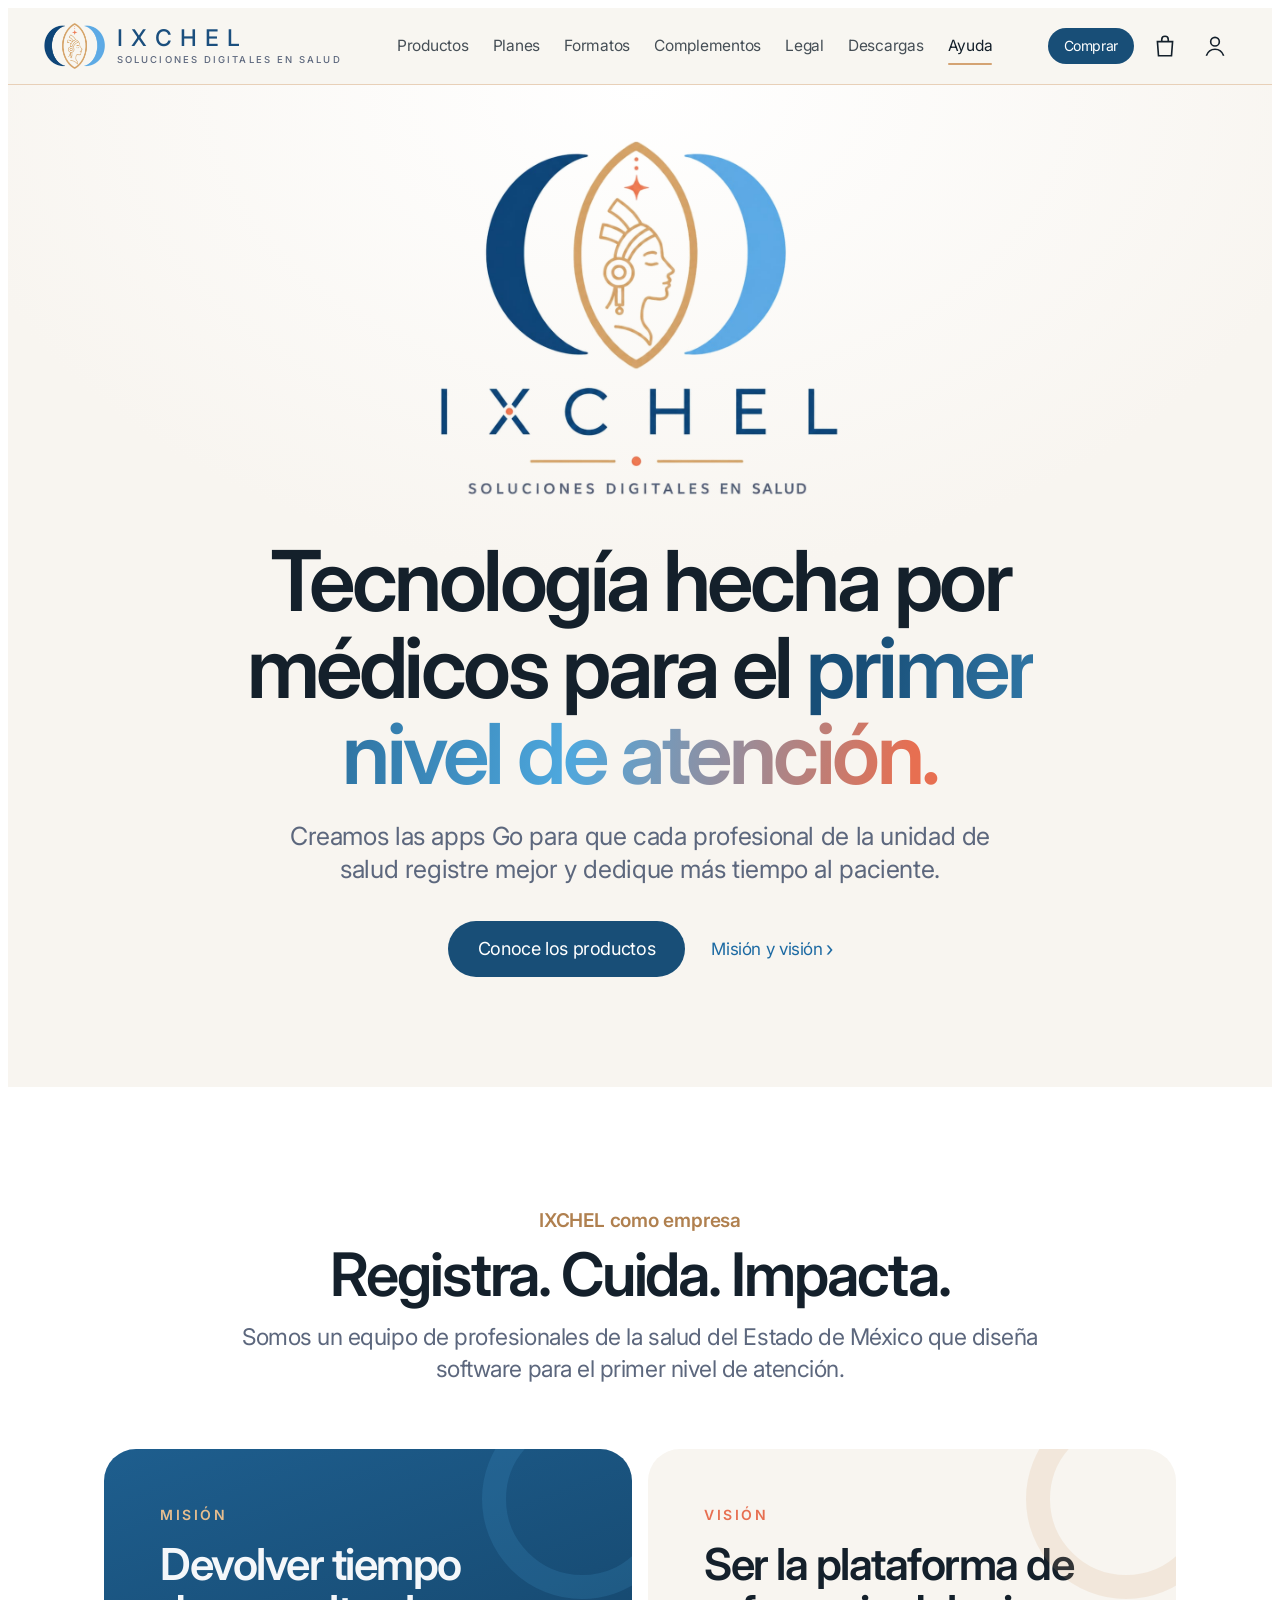
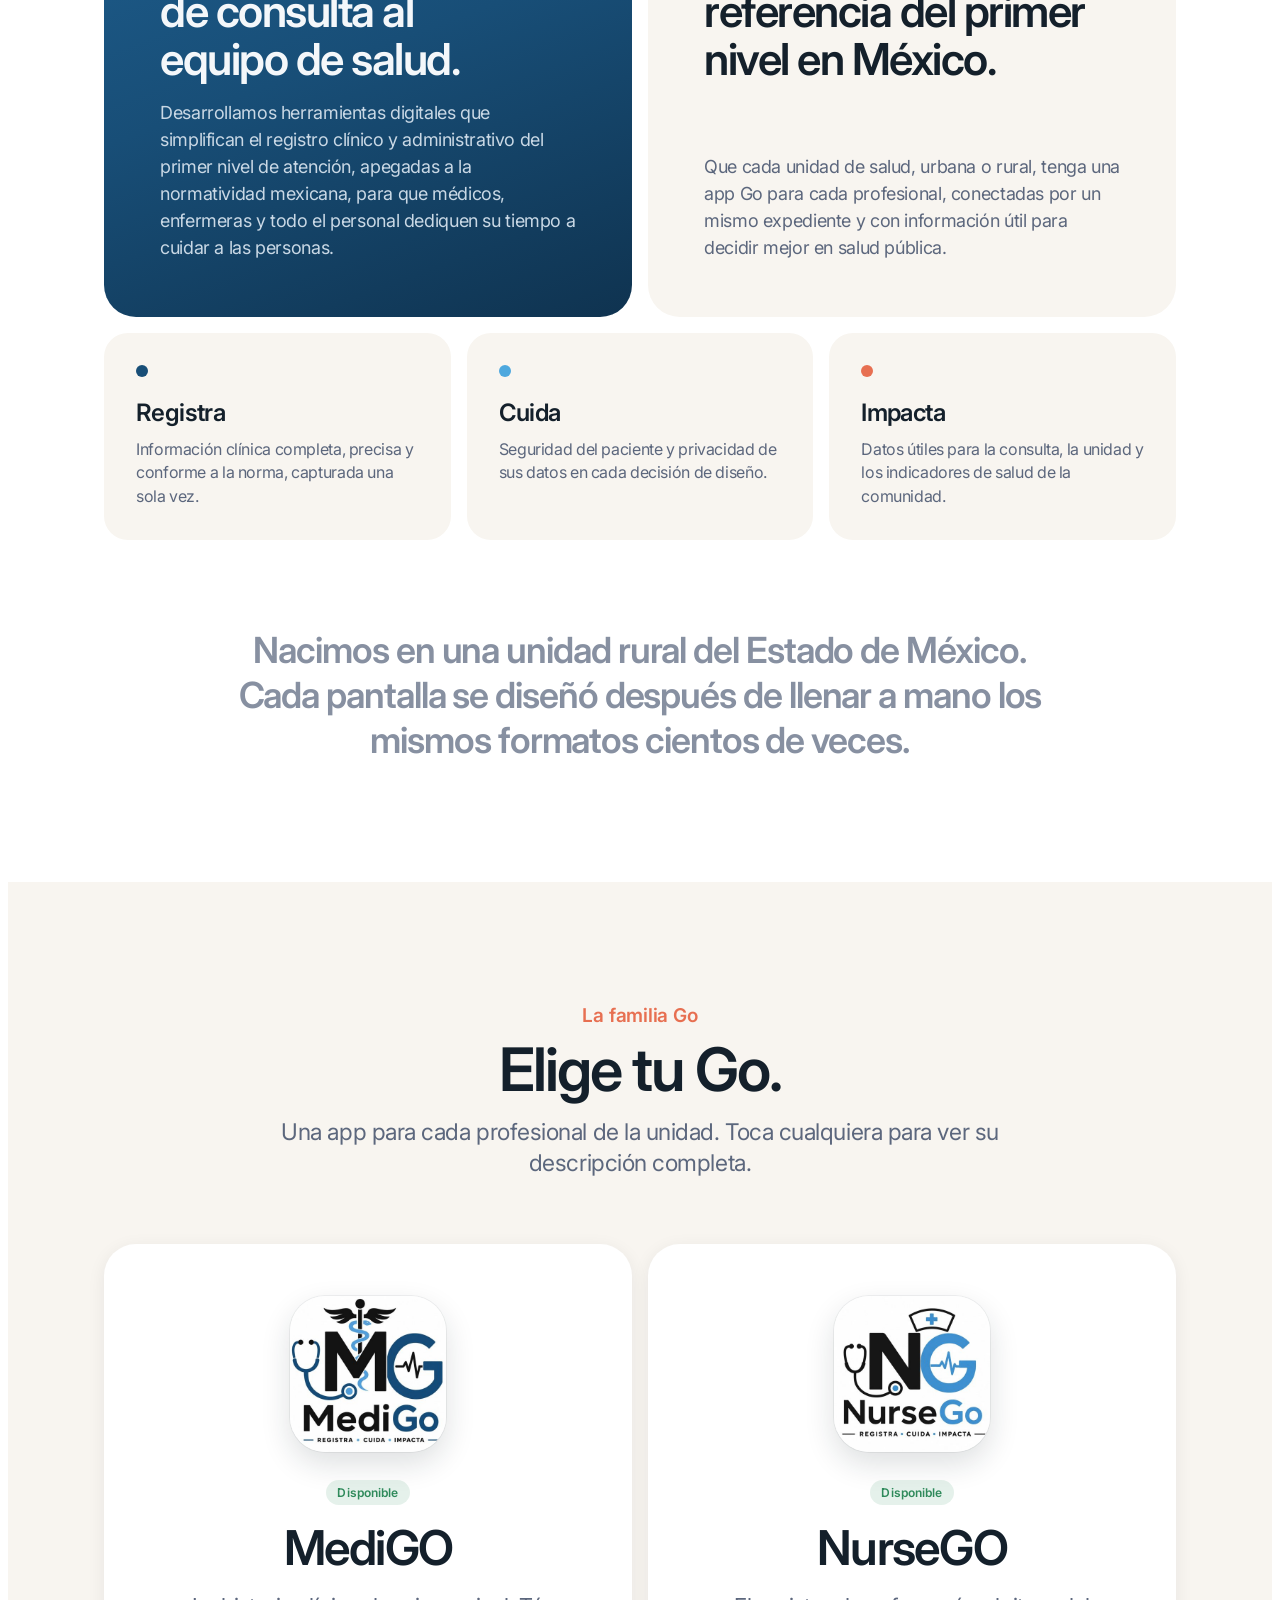
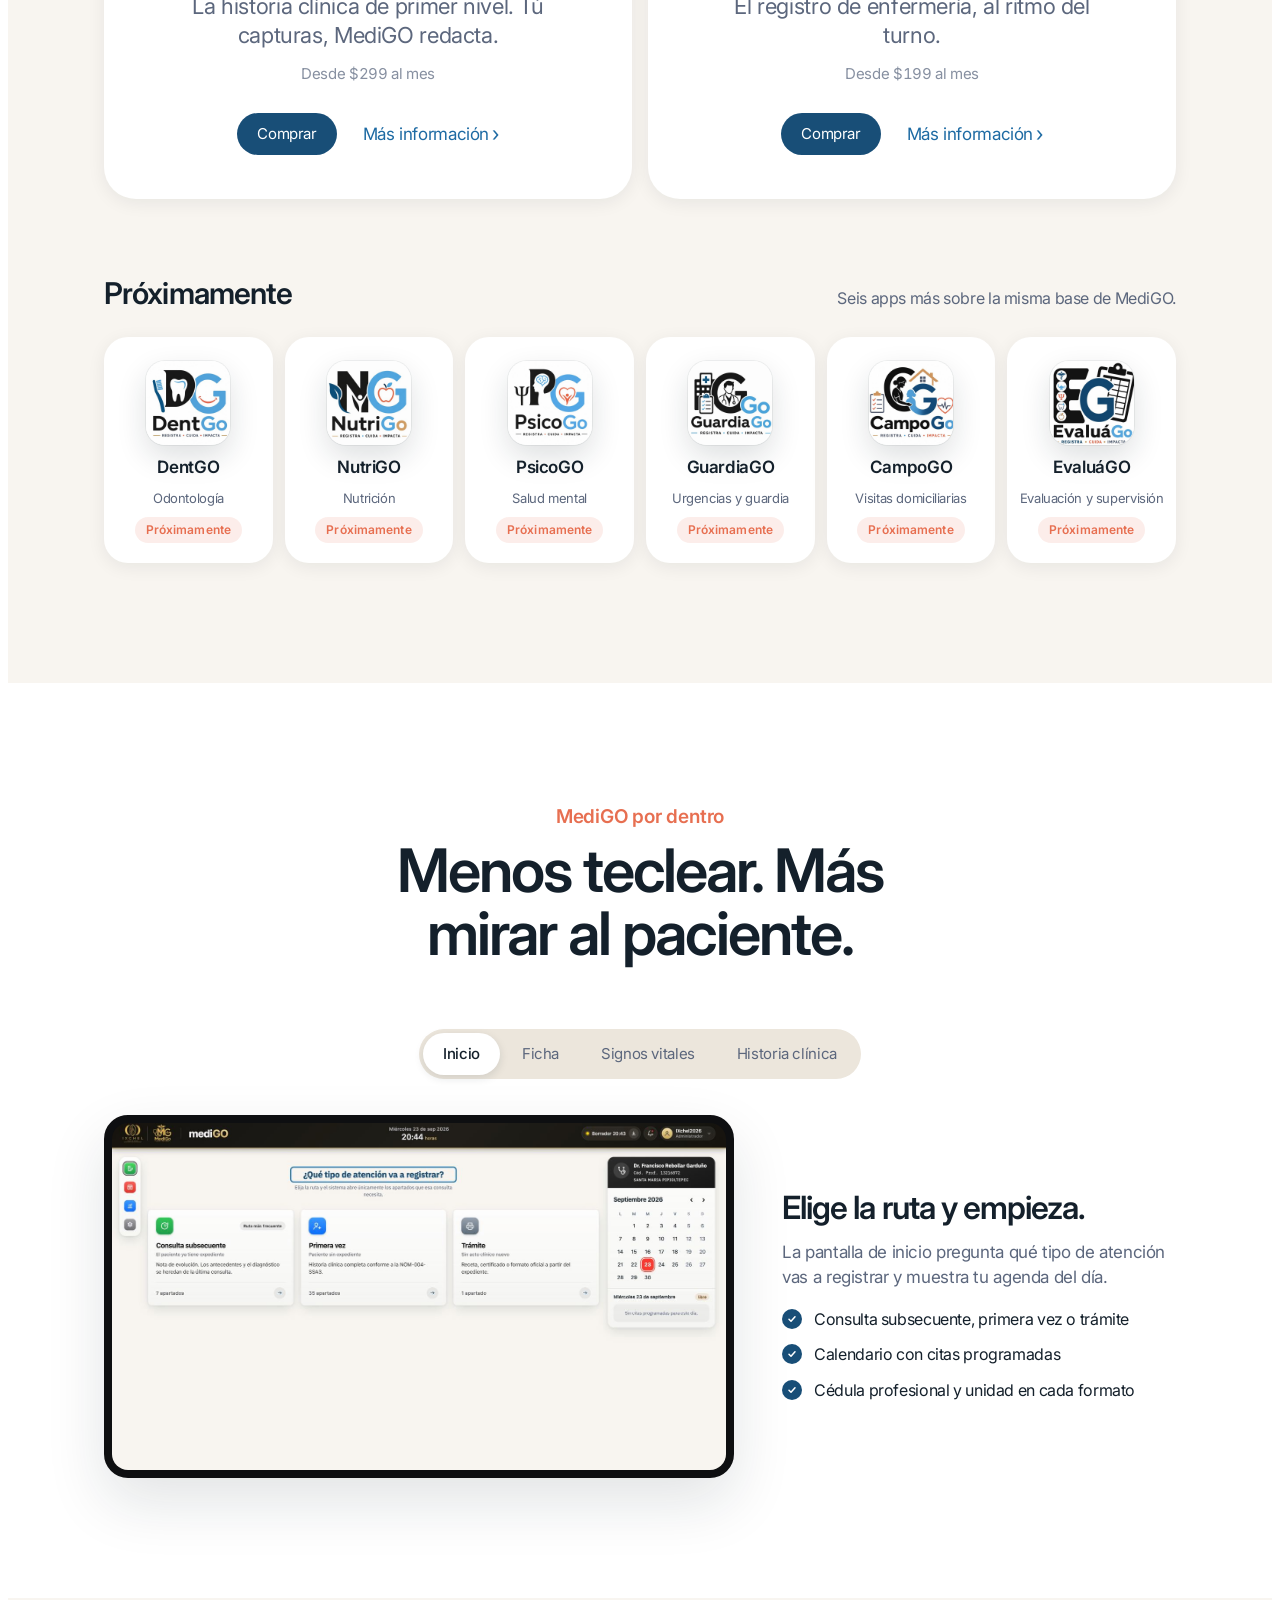
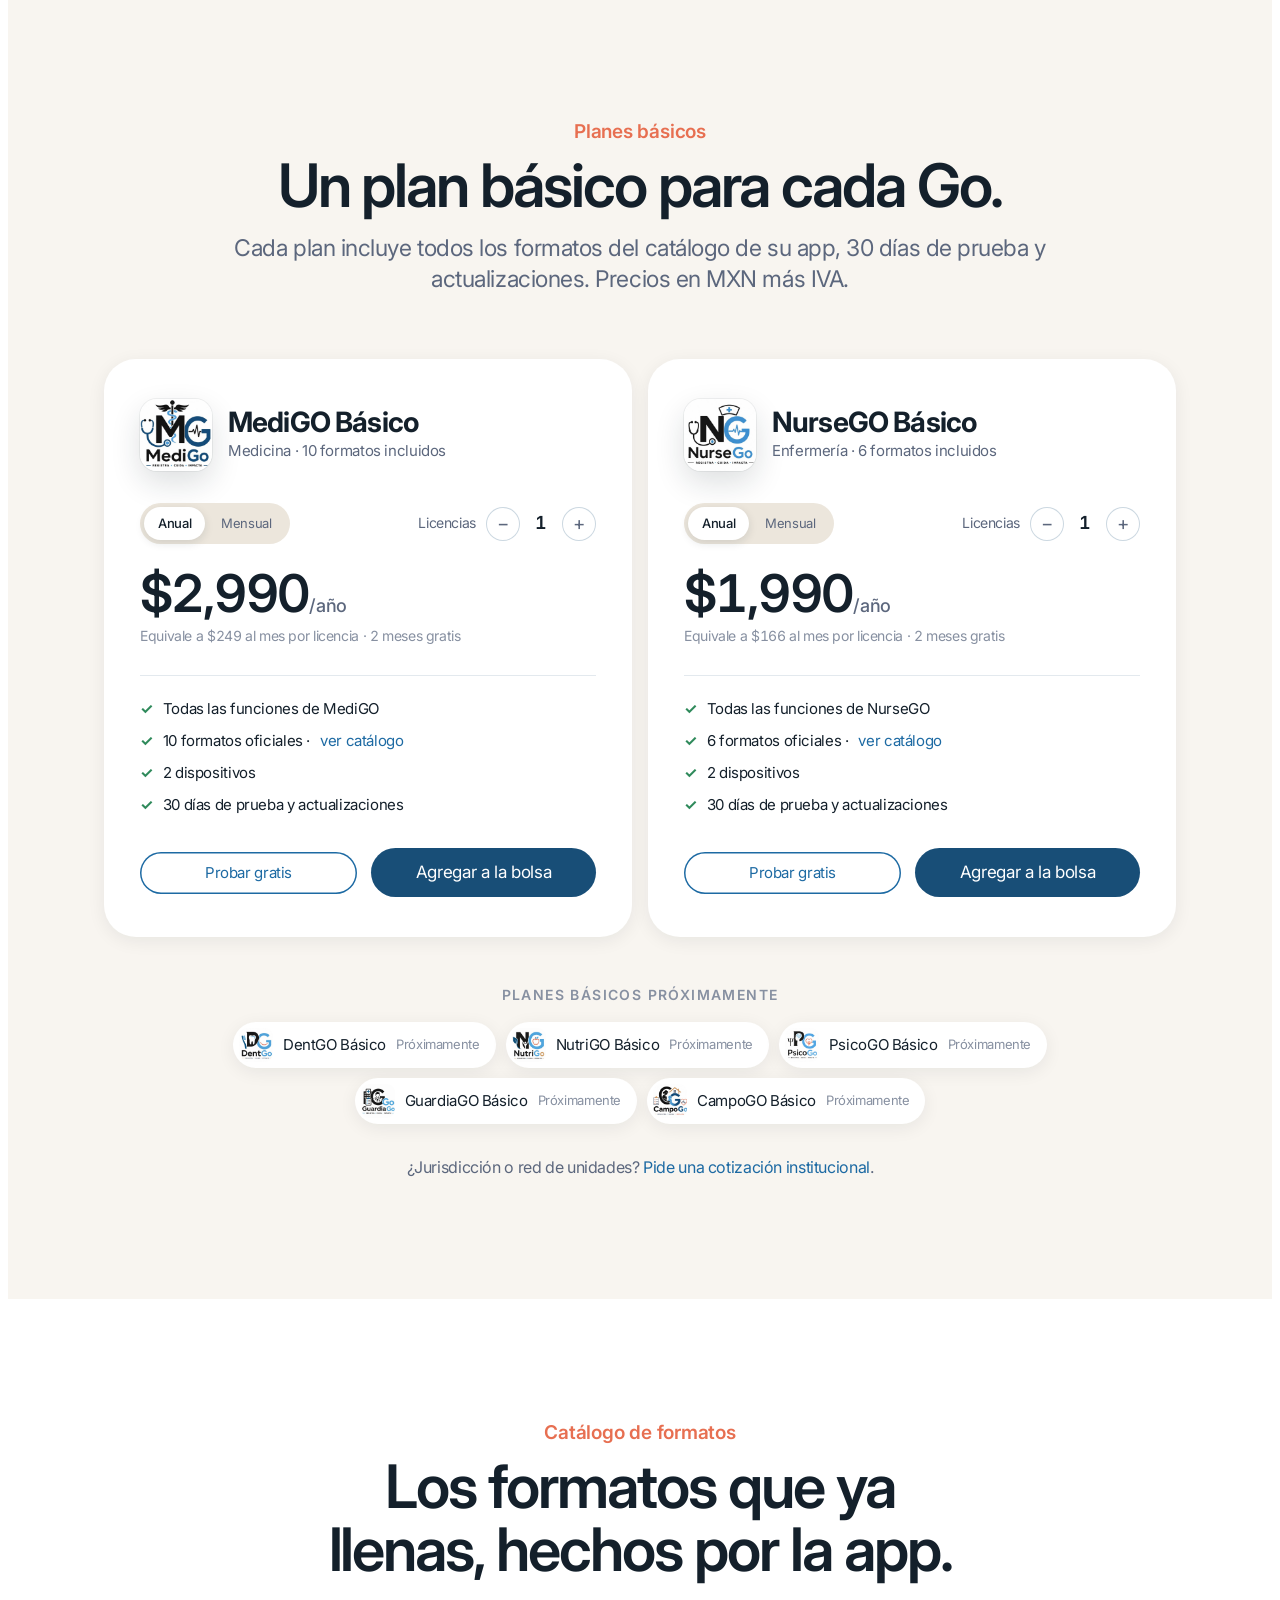
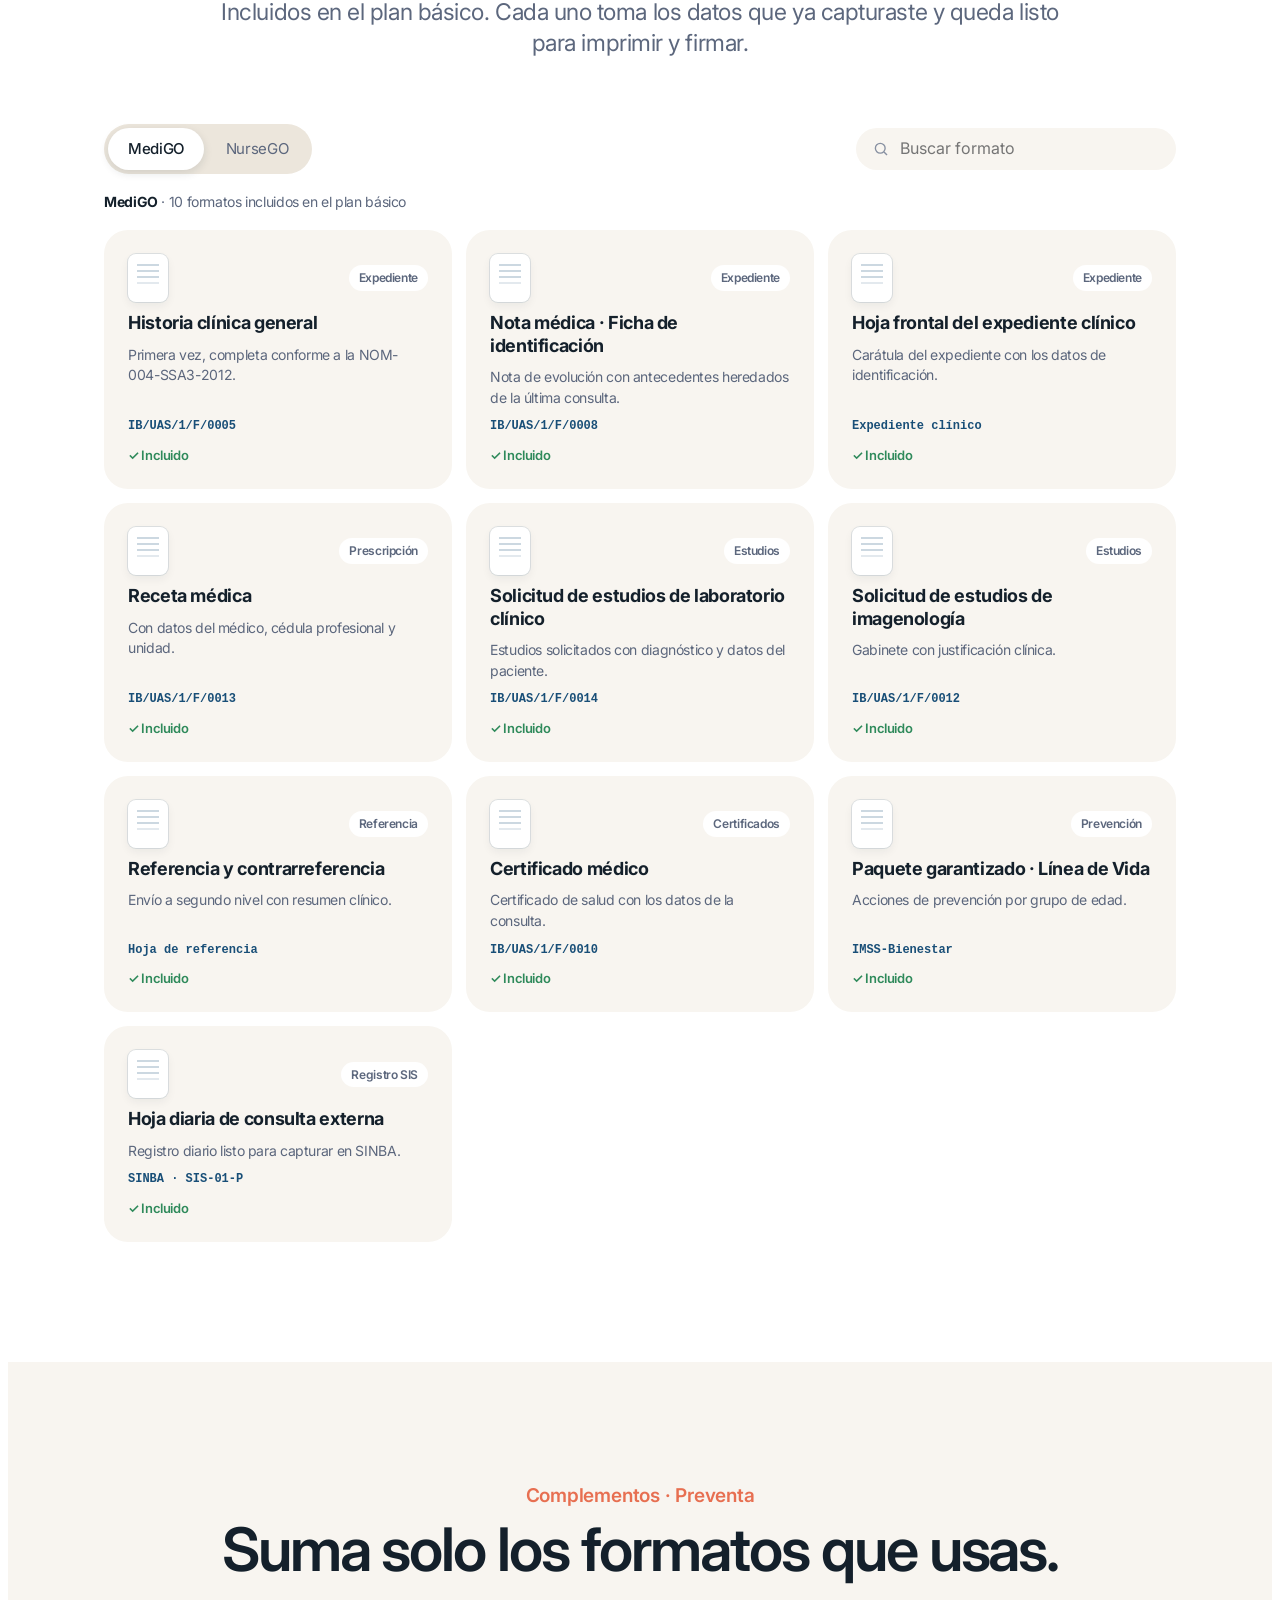
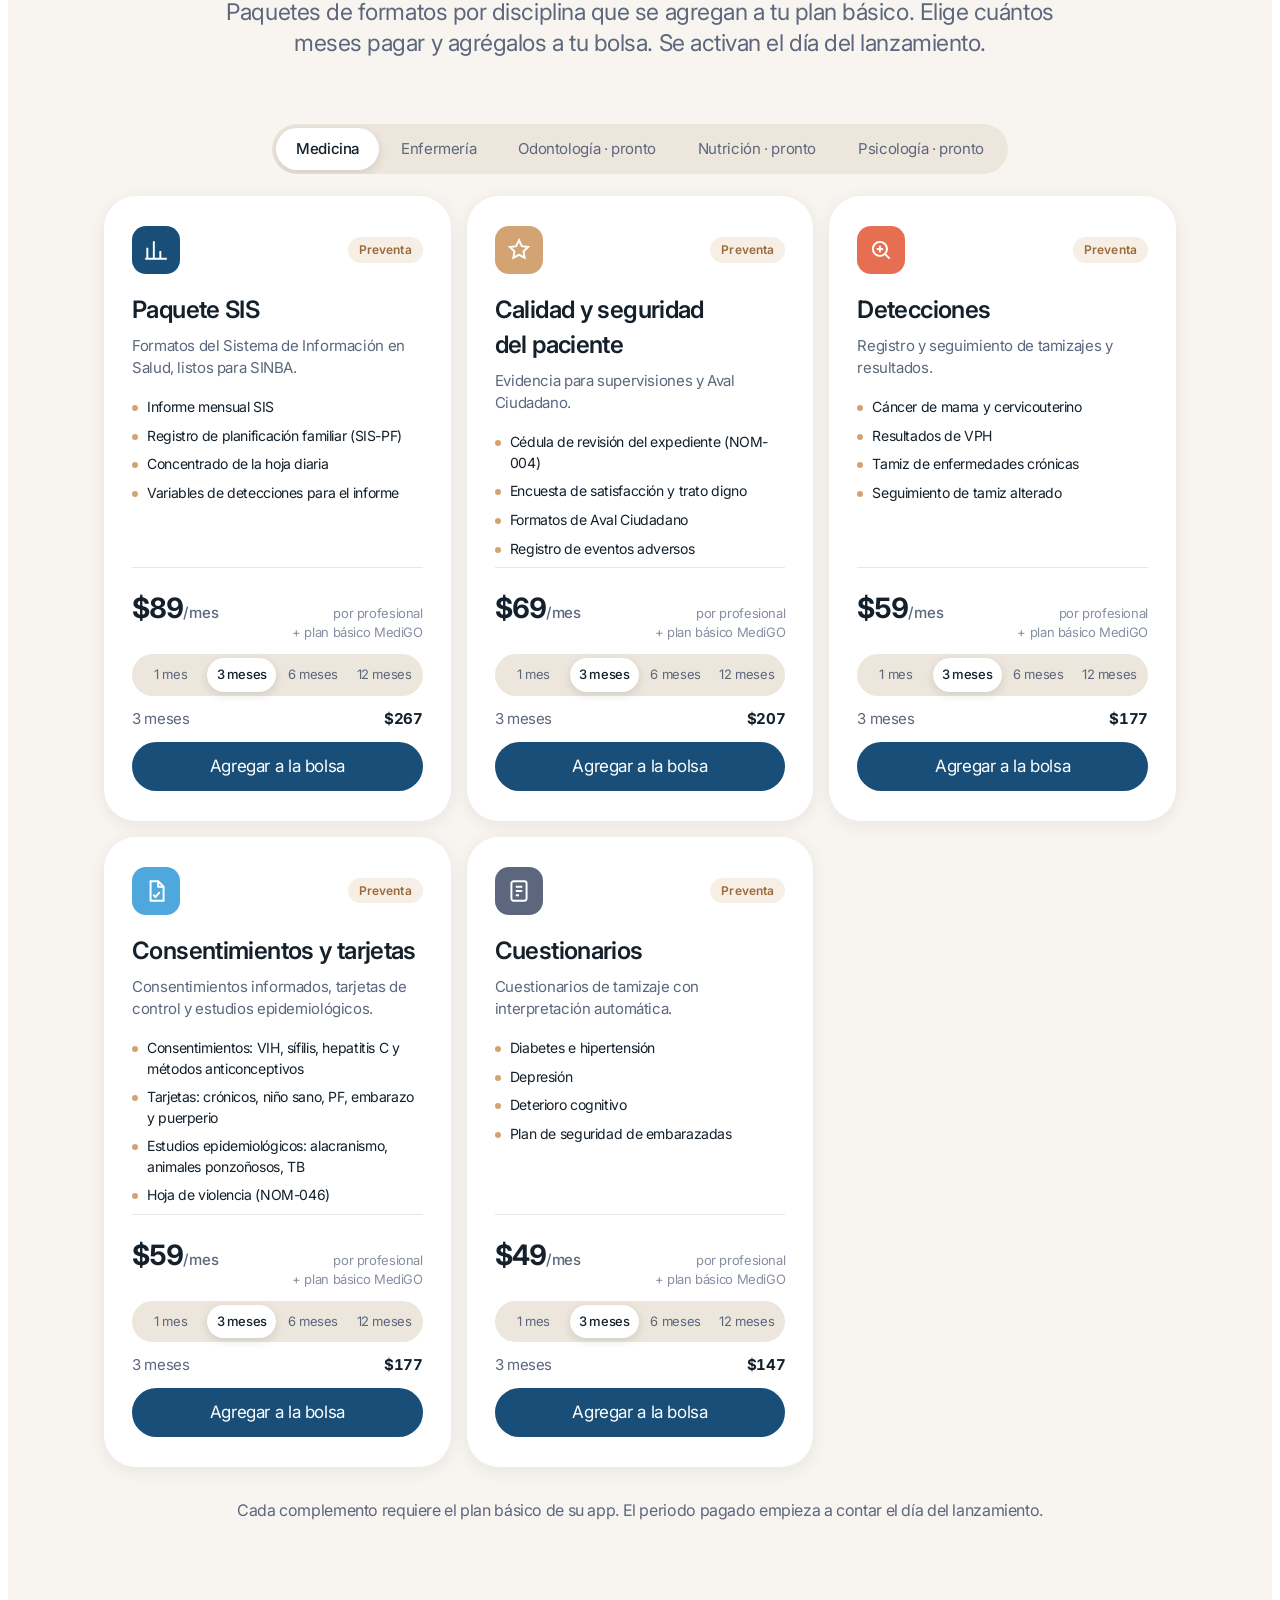
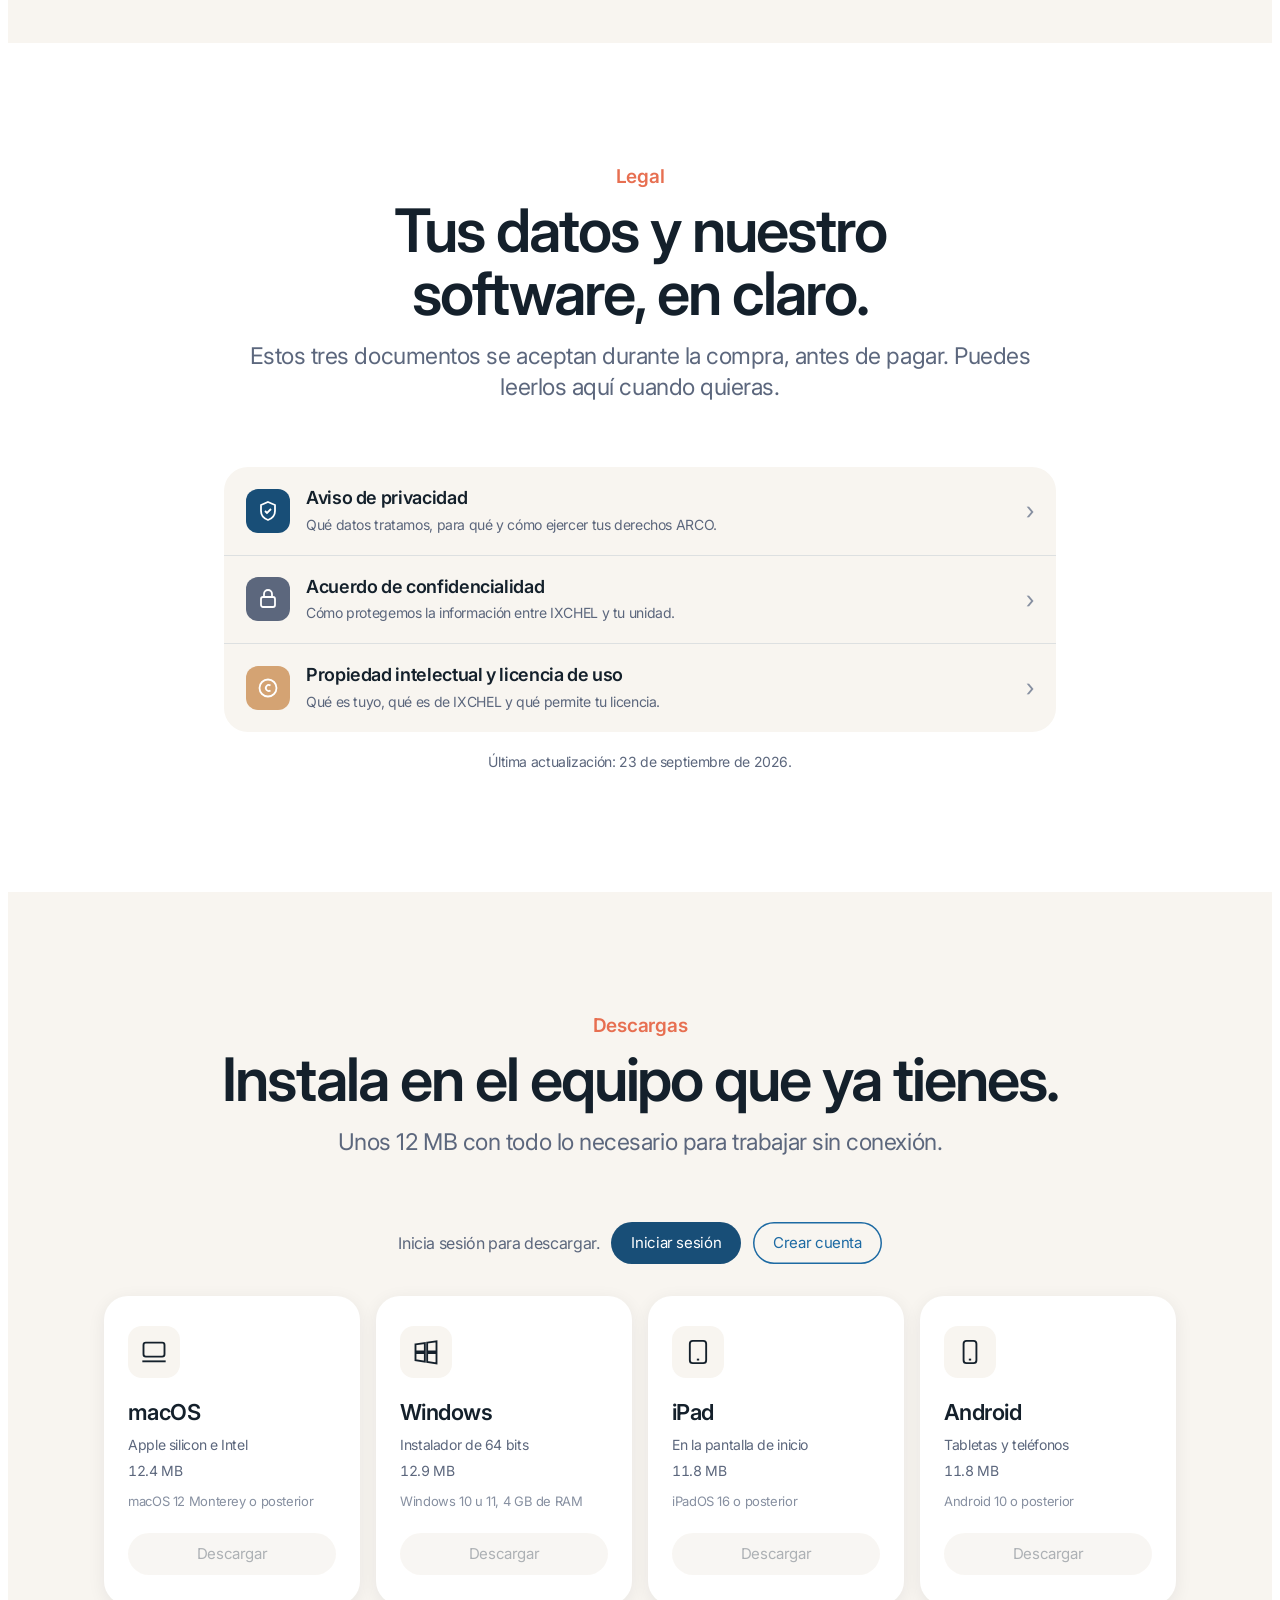
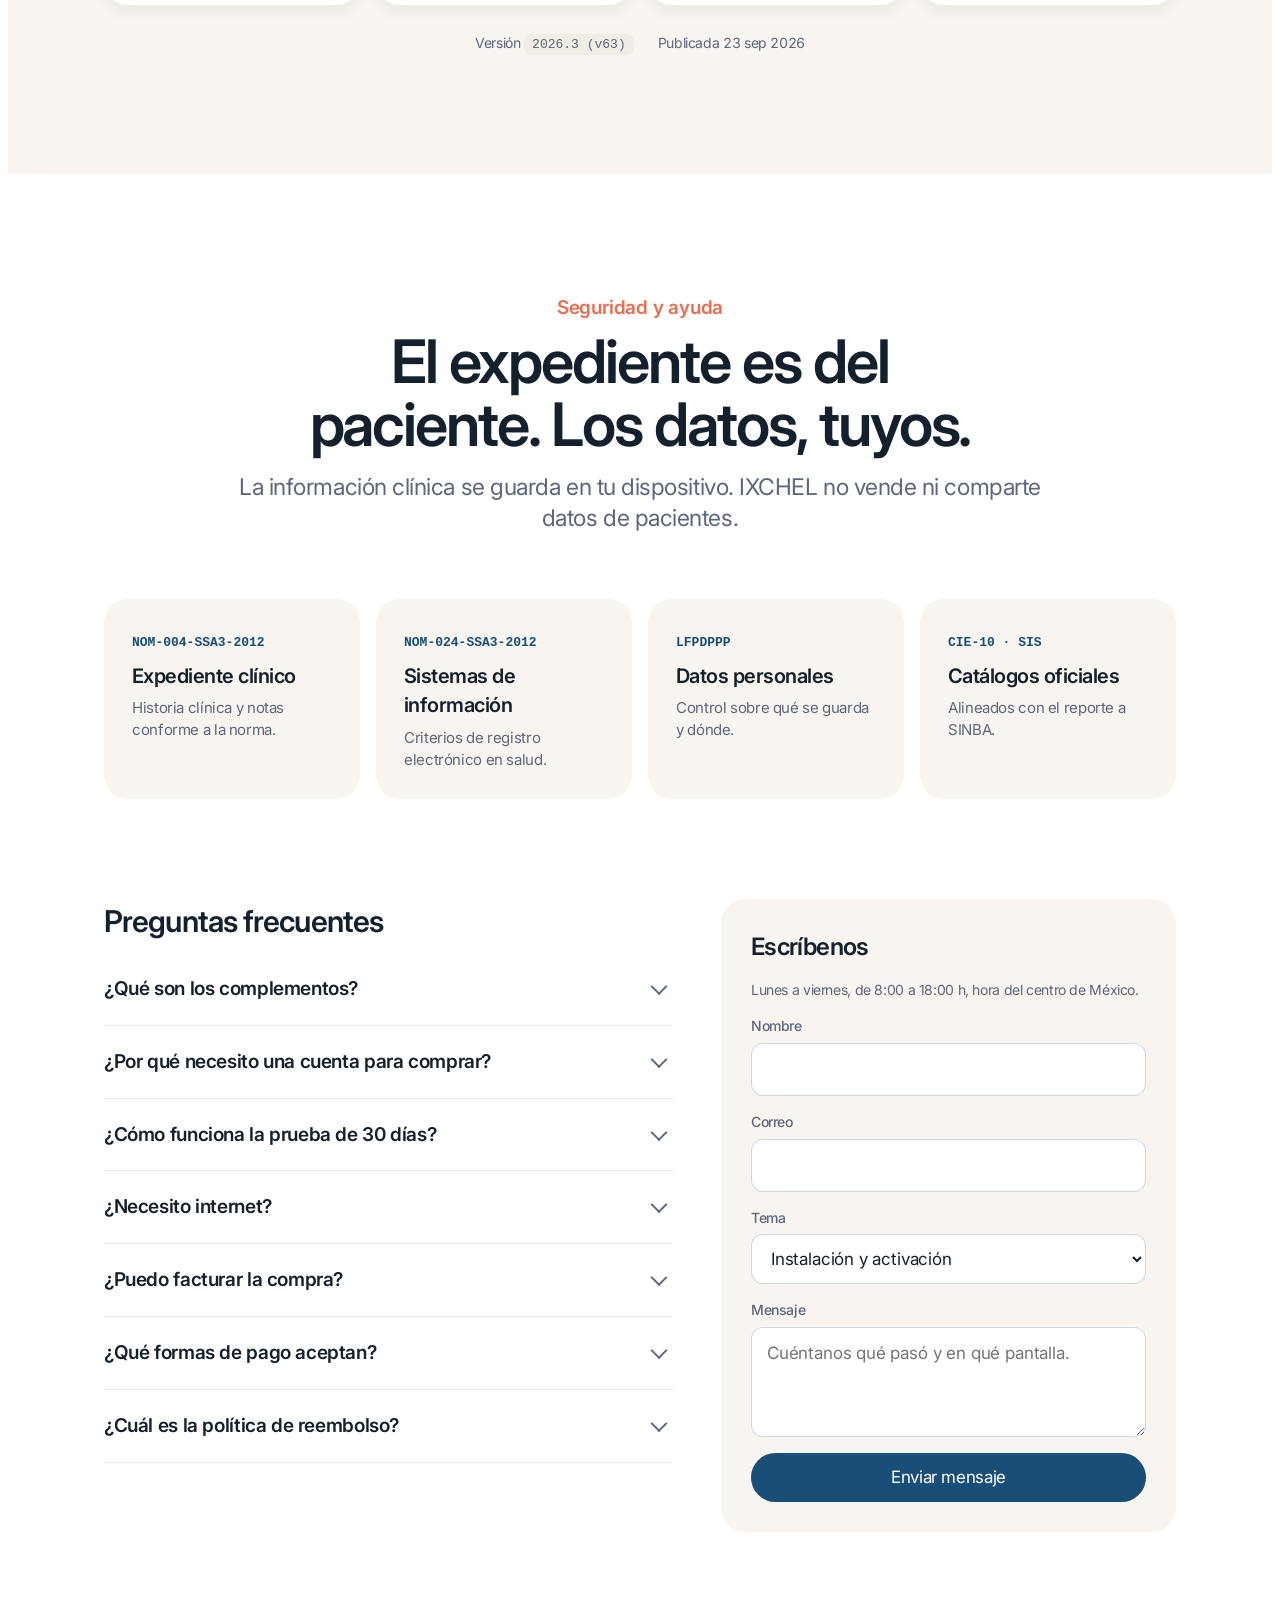
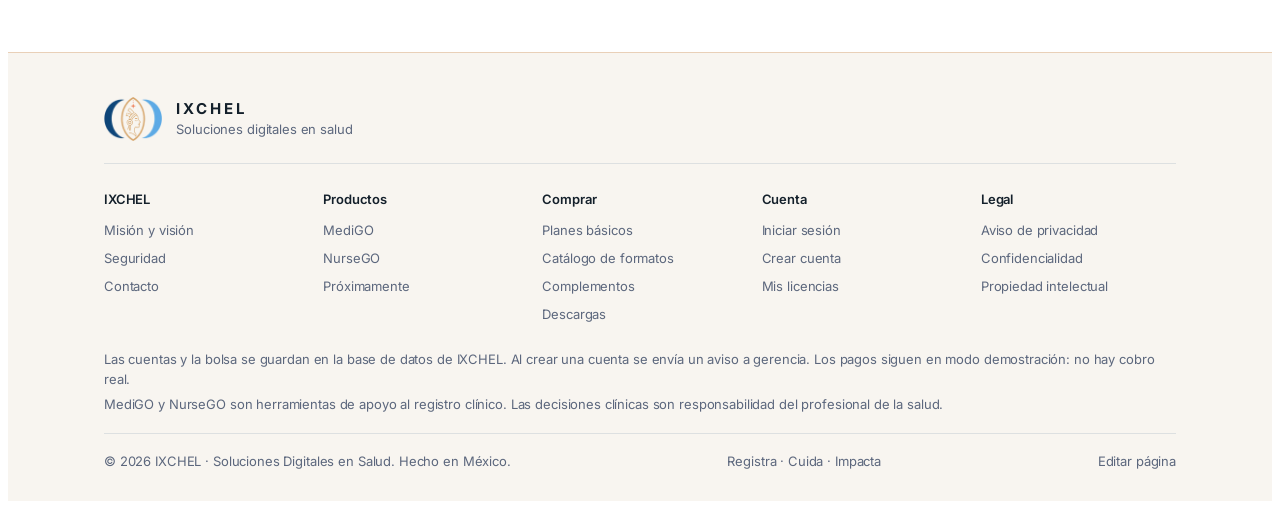
<file: index.html>
<!DOCTYPE html>
<html lang="es">
<head>
<meta charset="utf-8">
<meta name="viewport" content="width=device-width,initial-scale=1,viewport-fit=cover">
<title>IXCHEL Store</title>
<meta name="description" content="IXCHEL · Soluciones digitales en salud. Conoce la familia Go y compra MediGO y NurseGO.">
<link rel="icon" href="assets/logo.png" type="image/png">
<link rel="preconnect" href="https://fonts.googleapis.com">
<link rel="preconnect" href="https://fonts.gstatic.com" crossorigin>
<link rel="stylesheet" href="https://fonts.googleapis.com/css2?family=Inter:opsz,wght@14..32,400..700&display=swap">
<link rel="stylesheet" href="css/styles.css">
</head>
<body>
<header class="gnav">
  <div class="in">
    <a class="brand" href="#inicio" aria-label="IXCHEL, ir al inicio"><img src="assets/logo.png" alt="" data-cms="logo" data-cms-group="Encabezado" data-cms-label="Logotipo"><span class="wm"><b data-cms="brand-name" data-cms-group="Encabezado" data-cms-label="Nombre">IXCHEL</b><small data-cms="brand-tag" data-cms-group="Encabezado" data-cms-label="Frase">Soluciones digitales en salud</small></span></a>
    <nav aria-label="Principal" id="gnavLinks">
      <a href="#productos" data-cms="nav-productos" data-cms-group="Encabezado" data-cms-label="Menú · Productos">Productos</a><a href="#planes" data-cms="nav-planes" data-cms-group="Encabezado" data-cms-label="Menú · Planes">Planes</a><a href="#formatos" data-cms="nav-formatos" data-cms-group="Encabezado" data-cms-label="Menú · Formatos">Formatos</a><a href="#complementos" data-cms="nav-complementos" data-cms-group="Encabezado" data-cms-label="Menú · Complementos">Complementos</a><a href="#legal" data-cms="nav-legal" data-cms-group="Encabezado" data-cms-label="Menú · Legal">Legal</a><a href="#descargas" data-cms="nav-descargas" data-cms-group="Encabezado" data-cms-label="Menú · Descargas">Descargas</a><a href="#ayuda" data-cms="nav-ayuda" data-cms-group="Encabezado" data-cms-label="Menú · Ayuda">Ayuda</a>
    </nav>
    <div class="nav-act">
      <a class="btn s buy-top" href="#planes" data-cms="nav-buy" data-cms-group="Encabezado" data-cms-label="Botón comprar">Comprar</a>
      <button class="bagbtn" id="bagBtn" aria-label="Bolsa"><svg viewBox="0 0 24 24" fill="none" stroke="currentColor" stroke-width="1.5"><path d="M5 8h14l-1 13H6L5 8z"/><path d="M9 8V6a3 3 0 016 0v2"/></svg><span class="badge" id="bagCount" hidden>0</span></button>
      <button class="acct" id="acctBtn" aria-label="Iniciar sesión o crear cuenta"></button>
      <button class="menu-btn" id="menuBtn" aria-label="Abrir menú" aria-expanded="false"><svg viewBox="0 0 24 24" fill="none" stroke="currentColor" stroke-width="1.6" stroke-linecap="round"><path id="mb1" d="M4 9h16"/><path id="mb2" d="M4 15h16"/></svg></button>
    </div>
  </div>
</header>
<div class="mnav" id="mnav"><a href="#nosotros" data-cms="nav-nosotros" data-cms-group="Encabezado" data-cms-label="Menú · Nosotros">Nosotros</a><a href="#productos" data-cms="nav-productos" data-cms-group="Encabezado" data-cms-label="Menú · Productos">Productos</a><a href="#planes" data-cms="nav-planes" data-cms-group="Encabezado" data-cms-label="Menú · Planes">Planes</a><a href="#formatos" data-cms="nav-formatos" data-cms-group="Encabezado" data-cms-label="Menú · Formatos">Formatos</a><a href="#complementos" data-cms="nav-complementos" data-cms-group="Encabezado" data-cms-label="Menú · Complementos">Complementos</a><a href="#legal" data-cms="nav-legal" data-cms-group="Encabezado" data-cms-label="Menú · Legal">Legal</a><a href="#descargas" data-cms="nav-descargas" data-cms-group="Encabezado" data-cms-label="Menú · Descargas">Descargas</a><a href="#ayuda" data-cms="nav-ayuda" data-cms-group="Encabezado" data-cms-label="Menú · Ayuda">Ayuda</a></div>
<div class="pop" id="pop" role="status" aria-live="polite"></div>

<main>
<!-- 1 · IXCHEL -->
<section class="hero" id="inicio" aria-labelledby="h-ix">
  <div class="wrap load">
    <img class="hero-logo" src="assets/logo-hero.png" alt="IXCHEL, Soluciones digitales en salud" data-cms="hero-logo" data-cms-group="Inicio" data-cms-label="Imagen principal">
    <h1 id="h-ix"><span data-cms="hero-lead" data-cms-group="Inicio" data-cms-label="Título">Tecnología hecha por médicos para el </span><span class="grad" data-cms="hero-grad" data-cms-group="Inicio" data-cms-label="Título destacado">primer nivel de atención.</span></h1>
    <p class="lede" data-cms="hero-lede" data-cms-group="Inicio" data-cms-label="Texto de inicio">Creamos las apps Go para que cada profesional de la unidad de salud registre mejor y dedique más tiempo al paciente.</p>
    <div class="cta-row"><a class="btn l" href="#productos" data-cms="hero-cta" data-cms-group="Inicio" data-cms-label="Botón principal">Conoce los productos</a><a class="more" href="#nosotros" data-cms="hero-more" data-cms-group="Inicio" data-cms-label="Enlace a nosotros">Misión y visión</a></div>
  </div>
</section>

<!-- 2 · Nosotros -->
<section class="bg-white" id="nosotros">
  <div class="wrap">
    <div class="sh rv"><p class="eyebrow" style="color:#B0804F" data-cms="nos-eye" data-cms-group="Nosotros" data-cms-label="Etiqueta">IXCHEL como empresa</p><h2 class="h2" data-cms="nos-h" data-cms-group="Nosotros" data-cms-label="Título">Registra. Cuida. Impacta.</h2><p class="sub" data-cms="nos-sub" data-cms-group="Nosotros" data-cms-label="Introducción">Somos un equipo de profesionales de la salud del Estado de México que diseña software para el primer nivel de atención.</p></div>
    <div class="mv">
      <article class="mvcard mis rv"><span class="ring" aria-hidden="true"></span><p class="k" data-cms="mis-k" data-cms-group="Nosotros" data-cms-label="Misión · etiqueta">Misión</p><h3 data-cms="mis-h" data-cms-group="Nosotros" data-cms-label="Misión · título">Devolver tiempo de consulta al equipo de salud.</h3><p class="t" data-cms="mis-p" data-cms-group="Nosotros" data-cms-label="Misión · texto">Desarrollamos herramientas digitales que simplifican el registro clínico y administrativo del primer nivel de atención, apegadas a la normatividad mexicana, para que médicos, enfermeras y todo el personal dediquen su tiempo a cuidar a las personas.</p></article>
      <article class="mvcard vis rv"><span class="ring" aria-hidden="true"></span><p class="k" data-cms="vis-k" data-cms-group="Nosotros" data-cms-label="Visión · etiqueta">Visión</p><h3 data-cms="vis-h" data-cms-group="Nosotros" data-cms-label="Visión · título">Ser la plataforma de referencia del primer nivel en México.</h3><p class="t" data-cms="vis-p" data-cms-group="Nosotros" data-cms-label="Visión · texto">Que cada unidad de salud, urbana o rural, tenga una app Go para cada profesional, conectadas por un mismo expediente y con información útil para decidir mejor en salud pública.</p></article>
    </div>
    <div class="values">
      <div class="val rv"><span class="dot" style="background:#184E77"></span><h4 data-cms="val-1-h" data-cms-group="Nosotros" data-cms-label="Valor 1 · título">Registra</h4><p data-cms="val-1-p" data-cms-group="Nosotros" data-cms-label="Valor 1 · texto">Información clínica completa, precisa y conforme a la norma, capturada una sola vez.</p></div>
      <div class="val rv"><span class="dot" style="background:#4EA8DE"></span><h4 data-cms="val-2-h" data-cms-group="Nosotros" data-cms-label="Valor 2 · título">Cuida</h4><p data-cms="val-2-p" data-cms-group="Nosotros" data-cms-label="Valor 2 · texto">Seguridad del paciente y privacidad de sus datos en cada decisión de diseño.</p></div>
      <div class="val rv"><span class="dot" style="background:#E76F51"></span><h4 data-cms="val-3-h" data-cms-group="Nosotros" data-cms-label="Valor 3 · título">Impacta</h4><p data-cms="val-3-p" data-cms-group="Nosotros" data-cms-label="Valor 3 · texto">Datos útiles para la consulta, la unidad y los indicadores de salud de la comunidad.</p></div>
    </div>
    <div class="origin rv"><p><span data-cms="origin-a" data-cms-group="Nosotros" data-cms-label="Origen">Nacimos en una unidad rural del Estado de México. </span><span data-cms="origin-b" data-cms-group="Nosotros" data-cms-label="Origen destacado">Cada pantalla se diseñó después de llenar a mano los mismos formatos cientos de veces.</span></p></div>
  </div>
</section>

<!-- 3 · Productos -->
<section class="bg-ivory" id="productos">
  <div class="wrap">
    <div class="sh rv"><p class="eyebrow" data-cms="prod-eye" data-cms-group="Productos" data-cms-label="Etiqueta">La familia Go</p><h2 class="h2" data-cms="prod-h" data-cms-group="Productos" data-cms-label="Título">Elige tu Go.</h2><p class="sub" data-cms="prod-sub" data-cms-group="Productos" data-cms-label="Introducción">Una app para cada profesional de la unidad. Toca cualquiera para ver su descripción completa.</p></div>
    <div class="feat2">
      <article class="ftile rv"><span class="appicon"><img src="assets/icons/medigo.jpg" alt="Logotipo de MediGO" data-cms="icon-medigo" data-cms-group="Productos" data-cms-label="Imagen de MediGO"></span><span class="pill ok" data-cms="pill-medigo" data-cms-group="Productos" data-cms-label="Estado de MediGO">Disponible</span><h3>MediGO</h3><p class="tg" data-cms="go-medigo-tag" data-cms-group="Productos" data-cms-label="Texto de MediGO">La historia clínica de primer nivel. Tú capturas, MediGO redacta.</p><p class="pr num">Desde $299 al mes</p><div class="cta-row"><a class="btn m" href="#planes" data-cms="buy-medigo" data-cms-group="Productos" data-cms-label="Botón de MediGO">Comprar</a><button class="more" data-prod="medigo" data-cms="more-medigo" data-cms-group="Productos" data-cms-label="Más información de MediGO">Más información</button></div></article>
      <article class="ftile rv"><span class="appicon"><img src="assets/icons/nursego.jpg" alt="Logotipo de NurseGO" data-cms="icon-nursego" data-cms-group="Productos" data-cms-label="Imagen de NurseGO"></span><span class="pill ok" data-cms="pill-nursego" data-cms-group="Productos" data-cms-label="Estado de NurseGO">Disponible</span><h3>NurseGO</h3><p class="tg" data-cms="go-nursego-tag" data-cms-group="Productos" data-cms-label="Texto de NurseGO">El registro de enfermería, al ritmo del turno.</p><p class="pr num">Desde $199 al mes</p><div class="cta-row"><a class="btn m" href="#planes" data-cms="buy-nursego" data-cms-group="Productos" data-cms-label="Botón de NurseGO">Comprar</a><button class="more" data-prod="nursego" data-cms="more-nursego" data-cms-group="Productos" data-cms-label="Más información de NurseGO">Más información</button></div></article>
    </div>
    <div class="soon-h rv"><h3 data-cms="soon-h" data-cms-group="Productos" data-cms-label="Próximamente · título">Próximamente</h3><p data-cms="soon-p" data-cms-group="Productos" data-cms-label="Próximamente · texto">Seis apps más sobre la misma base de MediGO.</p></div>
    <div class="soongrid" id="soonGrid"></div>
  </div>
</section>

<!-- 4 · Por dentro -->
<section class="bg-white" id="dentro">
  <div class="wrap">
    <div class="sh rv"><p class="eyebrow" data-cms="feat-eye" data-cms-group="MediGO por dentro" data-cms-label="Etiqueta">MediGO por dentro</p><h2 class="h2" data-cms="feat-h" data-cms-group="MediGO por dentro" data-cms-label="Título">Menos teclear. Más mirar al paciente.</h2></div>
    <div class="tabs"><div class="seg" role="tablist" aria-label="Pantallas de MediGO" id="featTabs">
      <button role="tab" aria-selected="true" data-f="0" id="ft0" data-cms="feat-tab-0" data-cms-group="MediGO por dentro" data-cms-label="Pestaña 1">Inicio</button><button role="tab" aria-selected="false" data-f="1" id="ft1" data-cms="feat-tab-1" data-cms-group="MediGO por dentro" data-cms-label="Pestaña 2">Ficha</button><button role="tab" aria-selected="false" data-f="2" id="ft2" data-cms="feat-tab-2" data-cms-group="MediGO por dentro" data-cms-label="Pestaña 3">Signos vitales</button><button role="tab" aria-selected="false" data-f="3" id="ft3" data-cms="feat-tab-3" data-cms-group="MediGO por dentro" data-cms-label="Pestaña 4">Historia clínica</button>
    </div></div>
    <div class="showcase" role="tabpanel" aria-live="polite"><div class="shot"><img id="featImg" src="assets/screens/medigo-inicio.jpg" alt="Pantalla de inicio de MediGO"></div><div class="cap" id="featCap"></div></div>
  </div>
</section>

<!-- 5 · Planes básicos -->
<section class="bg-ivory" id="planes">
  <div class="wrap">
    <div class="sh rv"><p class="eyebrow" data-cms="plan-eye" data-cms-group="Planes" data-cms-label="Etiqueta">Planes básicos</p><h2 class="h2" data-cms="plan-h" data-cms-group="Planes" data-cms-label="Título">Un plan básico para cada Go.</h2><p class="sub" data-cms="plan-sub" data-cms-group="Planes" data-cms-label="Introducción">Cada plan incluye todos los formatos del catálogo de su app, 30 días de prueba y actualizaciones. Precios en MXN más IVA.</p></div>
    <div class="bplans" id="bplans"></div>
    <div class="fplans rv">
      <p class="fp-h" data-cms="plan-soon" data-cms-group="Planes" data-cms-label="Próximamente">Planes básicos próximamente</p>
      <div class="fp-row" id="fpRow"></div>
    </div>
    <p class="inst-line rv"><span data-cms="inst-lead" data-cms-group="Planes" data-cms-label="Cotización">¿Jurisdicción o red de unidades? </span><a href="#ayuda" id="instLink" data-cms="inst-link" data-cms-group="Planes" data-cms-label="Enlace de cotización">Pide una cotización institucional</a>.</p>
  </div>
</section>

<!-- 6 · Catálogo de formatos -->
<section class="bg-white" id="formatos">
  <div class="wrap">
    <div class="sh rv"><p class="eyebrow" data-cms="cat-eye" data-cms-group="Formatos" data-cms-label="Etiqueta">Catálogo de formatos</p><h2 class="h2" data-cms="cat-h" data-cms-group="Formatos" data-cms-label="Título">Los formatos que ya llenas, hechos por la app.</h2><p class="sub" data-cms="cat-sub" data-cms-group="Formatos" data-cms-label="Introducción">Incluidos en el plan básico. Cada uno toma los datos que ya capturaste y queda listo para imprimir y firmar.</p></div>
    <div class="cat-bar">
      <div class="seg" role="tablist" aria-label="App" id="catSeg"><button role="tab" data-v="medigo" aria-selected="true">MediGO</button><button role="tab" data-v="nursego" aria-selected="false">NurseGO</button></div>
      <label class="search"><svg viewBox="0 0 24 24" fill="none" stroke="currentColor" stroke-width="1.8"><circle cx="11" cy="11" r="6.5"/><path d="M20 20l-4-4"/></svg><input id="catQ" type="search" placeholder="Buscar formato" aria-label="Buscar formato"></label>
    </div>
    <div class="cat-meta" id="catMeta"></div>
    <div class="catalog" id="catalog"></div>
  </div>
</section>

<!-- 7 · Complementos -->
<section class="bg-ivory" id="complementos">
  <div class="wrap">
    <div class="sh rv"><p class="eyebrow" data-cms="add-eye" data-cms-group="Complementos" data-cms-label="Etiqueta">Complementos · Preventa</p><h2 class="h2" data-cms="add-h" data-cms-group="Complementos" data-cms-label="Título">Suma solo los formatos que usas.</h2><p class="sub" data-cms="add-sub" data-cms-group="Complementos" data-cms-label="Introducción">Paquetes de formatos por disciplina que se agregan a tu plan básico. Elige cuántos meses pagar y agrégalos a tu bolsa. Se activan el día del lanzamiento.</p></div>
    <div class="cat-bar" style="justify-content:center">
      <div class="seg scroll" role="tablist" aria-label="Profesional" id="profSeg"></div>
    </div>
    <div class="addons" id="addons"></div>
    <p class="inst-line" data-cms="add-note" data-cms-group="Complementos" data-cms-label="Nota">Cada complemento requiere el plan básico de su app. El periodo pagado empieza a contar el día del lanzamiento.</p>
  </div>
</section>

<!-- 6 · Legal -->
<section class="bg-white" id="legal">
  <div class="narrow">
    <div class="sh rv"><p class="eyebrow" data-cms="leg-eye" data-cms-group="Legal" data-cms-label="Etiqueta">Legal</p><h2 class="h2" data-cms="leg-h" data-cms-group="Legal" data-cms-label="Título">Tus datos y nuestro software, en claro.</h2><p class="sub" data-cms="leg-sub" data-cms-group="Legal" data-cms-label="Introducción">Estos tres documentos se aceptan durante la compra, antes de pagar. Puedes leerlos aquí cuando quieras.</p></div>
    <div class="glist rv">
      <button class="grow" data-doc="priv"><span class="ic" style="background:#184E77"><svg viewBox="0 0 24 24" fill="none" stroke="currentColor" stroke-width="1.8"><path d="M12 3l7 3v6c0 4.5-3 7.5-7 9-4-1.5-7-4.5-7-9V6z"/><path d="M9 12l2 2 4-4"/></svg></span><span class="tt"><b data-cms="leg-priv-b" data-cms-group="Legal" data-cms-label="Aviso · título">Aviso de privacidad</b><span data-cms="leg-priv-d" data-cms-group="Legal" data-cms-label="Aviso · resumen">Qué datos tratamos, para qué y cómo ejercer tus derechos ARCO.</span></span><span class="chev">›</span></button>
      <button class="grow" data-doc="conf"><span class="ic" style="background:#5C677D"><svg viewBox="0 0 24 24" fill="none" stroke="currentColor" stroke-width="1.8"><rect x="5" y="10" width="14" height="10" rx="2"/><path d="M8 10V7a4 4 0 018 0v3"/></svg></span><span class="tt"><b data-cms="leg-conf-b" data-cms-group="Legal" data-cms-label="Confidencialidad · título">Acuerdo de confidencialidad</b><span data-cms="leg-conf-d" data-cms-group="Legal" data-cms-label="Confidencialidad · resumen">Cómo protegemos la información entre IXCHEL y tu unidad.</span></span><span class="chev">›</span></button>
      <button class="grow" data-doc="pi"><span class="ic" style="background:#D4A373"><svg viewBox="0 0 24 24" fill="none" stroke="currentColor" stroke-width="1.8"><circle cx="12" cy="12" r="8.5"/><path d="M14.5 9.5a3 3 0 100 5"/></svg></span><span class="tt"><b data-cms="leg-pi-b" data-cms-group="Legal" data-cms-label="Licencia · título">Propiedad intelectual y licencia de uso</b><span data-cms="leg-pi-d" data-cms-group="Legal" data-cms-label="Licencia · resumen">Qué es tuyo, qué es de IXCHEL y qué permite tu licencia.</span></span><span class="chev">›</span></button>
    </div>
    <p class="legal-note" data-cms="leg-note" data-cms-group="Legal" data-cms-label="Fecha">Última actualización: 23 de septiembre de 2026.</p>
  </div>
</section>

<!-- 7 · Descargas -->
<section class="bg-ivory" id="descargas">
  <div class="wrap">
    <div class="sh rv"><p class="eyebrow" data-cms="dl-eye" data-cms-group="Descargas" data-cms-label="Etiqueta">Descargas</p><h2 class="h2" data-cms="dl-h" data-cms-group="Descargas" data-cms-label="Título">Instala en el equipo que ya tienes.</h2><p class="sub" data-cms="dl-sub" data-cms-group="Descargas" data-cms-label="Introducción">Unos 12 MB con todo lo necesario para trabajar sin conexión.</p></div>
    <div class="dl-state" id="dlState"></div>
    <div class="dl" id="dlGrid"></div>
    <div class="ver"><span>Versión <code data-cms="dl-ver" data-cms-group="Descargas" data-cms-label="Versión">2026.3 (v63)</code></span><span>Publicada <span class="num" data-cms="dl-date" data-cms-group="Descargas" data-cms-label="Fecha">23 sep 2026</span></span></div>
  </div>
</section>

<!-- 8 · Ayuda -->
<section class="bg-white" id="ayuda">
  <div class="wrap">
    <div class="sh rv"><p class="eyebrow" data-cms="help-eye" data-cms-group="Ayuda" data-cms-label="Etiqueta">Seguridad y ayuda</p><h2 class="h2" data-cms="help-h" data-cms-group="Ayuda" data-cms-label="Título">El expediente es del paciente. Los datos, tuyos.</h2><p class="sub" data-cms="help-sub" data-cms-group="Ayuda" data-cms-label="Introducción">La información clínica se guarda en tu dispositivo. IXCHEL no vende ni comparte datos de pacientes.</p></div>
    <div class="trust">
      <div class="tcard rv"><p class="std" data-cms="trust-1-k" data-cms-group="Ayuda" data-cms-label="Norma 1">NOM-004-SSA3-2012</p><h4 data-cms="trust-1-h" data-cms-group="Ayuda" data-cms-label="Norma 1 · título">Expediente clínico</h4><p data-cms="trust-1-p" data-cms-group="Ayuda" data-cms-label="Norma 1 · texto">Historia clínica y notas conforme a la norma.</p></div>
      <div class="tcard rv"><p class="std" data-cms="trust-2-k" data-cms-group="Ayuda" data-cms-label="Norma 2">NOM-024-SSA3-2012</p><h4 data-cms="trust-2-h" data-cms-group="Ayuda" data-cms-label="Norma 2 · título">Sistemas de información</h4><p data-cms="trust-2-p" data-cms-group="Ayuda" data-cms-label="Norma 2 · texto">Criterios de registro electrónico en salud.</p></div>
      <div class="tcard rv"><p class="std" data-cms="trust-3-k" data-cms-group="Ayuda" data-cms-label="Norma 3">LFPDPPP</p><h4 data-cms="trust-3-h" data-cms-group="Ayuda" data-cms-label="Norma 3 · título">Datos personales</h4><p data-cms="trust-3-p" data-cms-group="Ayuda" data-cms-label="Norma 3 · texto">Control sobre qué se guarda y dónde.</p></div>
      <div class="tcard rv"><p class="std" data-cms="trust-4-k" data-cms-group="Ayuda" data-cms-label="Norma 4">CIE-10 · SIS</p><h4 data-cms="trust-4-h" data-cms-group="Ayuda" data-cms-label="Norma 4 · título">Catálogos oficiales</h4><p data-cms="trust-4-p" data-cms-group="Ayuda" data-cms-label="Norma 4 · texto">Alineados con el reporte a SINBA.</p></div>
    </div>
    <div class="help-grid">
      <div class="faq">
        <h3 style="font-size:30px;letter-spacing:-.03em;margin-bottom:10px" data-cms="faq-h" data-cms-group="Ayuda" data-cms-label="Preguntas · título">Preguntas frecuentes</h3>
        <details><summary data-cms="faq-1-q" data-cms-group="Ayuda" data-cms-label="Pregunta 1">¿Qué son los complementos?</summary><p data-cms="faq-1-a" data-cms-group="Ayuda" data-cms-label="Respuesta 1">Paquetes de formatos por disciplina (SIS, calidad, detecciones, consentimientos y cuestionarios) que se suman a tu plan básico. Eliges cuántos meses pagar; están en preventa y se activan el día del lanzamiento.</p></details>
        <details><summary data-cms="faq-2-q" data-cms-group="Ayuda" data-cms-label="Pregunta 2">¿Por qué necesito una cuenta para comprar?</summary><p data-cms="faq-2-a" data-cms-group="Ayuda" data-cms-label="Respuesta 2">Tu cuenta guarda tus licencias, facturas y dispositivos activos. Con ella descargas el instalador y recuperas tu clave si cambias de equipo.</p></details>
        <details><summary data-cms="faq-3-q" data-cms-group="Ayuda" data-cms-label="Pregunta 3">¿Cómo funciona la prueba de 30 días?</summary><p data-cms="faq-3-a" data-cms-group="Ayuda" data-cms-label="Respuesta 3">Creas tu cuenta, descargas el instalador y activas la app con tu correo. Al terminar eliges un plan o la app queda en modo lectura para que no pierdas tus registros.</p></details>
        <details><summary data-cms="faq-4-q" data-cms-group="Ayuda" data-cms-label="Pregunta 4">¿Necesito internet?</summary><p data-cms="faq-4-a" data-cms-group="Ayuda" data-cms-label="Respuesta 4">Solo para activar la licencia la primera vez y para recibir actualizaciones. La consulta, la captura y la impresión funcionan sin conexión.</p></details>
        <details><summary data-cms="faq-5-q" data-cms-group="Ayuda" data-cms-label="Pregunta 5">¿Puedo facturar la compra?</summary><p data-cms="faq-5-a" data-cms-group="Ayuda" data-cms-label="Respuesta 5">Sí. Antes de pagar capturas tu RFC, régimen fiscal y uso del CFDI. La factura CFDI 4.0 llega a tu correo al confirmarse el pago.</p></details>
        <details><summary data-cms="faq-6-q" data-cms-group="Ayuda" data-cms-label="Pregunta 6">¿Qué formas de pago aceptan?</summary><p data-cms="faq-6-a" data-cms-group="Ayuda" data-cms-label="Respuesta 6">Tarjeta mediante una pasarela certificada, transferencia SPEI y efectivo en tiendas. IXCHEL no almacena los datos de tu tarjeta.</p></details>
        <details><summary data-cms="faq-7-q" data-cms-group="Ayuda" data-cms-label="Pregunta 7">¿Cuál es la política de reembolso?</summary><p data-cms="faq-7-a" data-cms-group="Ayuda" data-cms-label="Respuesta 7">Si la app no te funciona, pide el reembolso completo en los primeros 14 días naturales después del pago.</p></details>
      </div>
      <form class="contact rv" id="supportForm" novalidate>
        <h3 data-cms="contact-h" data-cms-group="Ayuda" data-cms-label="Contacto · título">Escríbenos</h3><p class="hrs" data-cms="contact-hrs" data-cms-group="Ayuda" data-cms-label="Horario">Lunes a viernes, de 8:00 a 18:00 h, hora del centro de México.</p>
        <div class="field" id="f-sn"><label for="sName">Nombre</label><input id="sName" autocomplete="name"><span class="err">Escribe tu nombre.</span></div>
        <div class="field" id="f-se"><label for="sEmail">Correo</label><input id="sEmail" type="email" autocomplete="email"><span class="err">Escribe un correo válido, por ejemplo nombre@dominio.mx.</span></div>
        <div class="field"><label for="sTopic">Tema</label><select id="sTopic"><option>Instalación y activación</option><option>Facturación y pagos</option><option>Plan Institución (ventas)</option><option>Derechos ARCO / privacidad</option><option>Reporte de error</option></select></div>
        <div class="field" id="f-sm"><label for="sMsg">Mensaje</label><textarea id="sMsg" placeholder="Cuéntanos qué pasó y en qué pantalla."></textarea><span class="err">Escribe tu mensaje.</span></div>
        <button class="btn" type="submit">Enviar mensaje</button>
      </form>
    </div>
  </div>
</section>
</main>

<footer>
  <div class="wrap">
    <div class="top"><img src="assets/logo.png" alt="" data-cms="logo" data-cms-group="Pie de página" data-cms-label="Logotipo"><div><b style="color:var(--ink);font-size:15px;letter-spacing:.2em" data-cms="foot-name" data-cms-group="Pie de página" data-cms-label="Nombre">IXCHEL</b><br><span data-cms="foot-tag" data-cms-group="Pie de página" data-cms-label="Frase">Soluciones digitales en salud</span></div></div>
    <div class="cols">
      <div><h5>IXCHEL</h5><ul><li><a href="#nosotros">Misión y visión</a></li><li><a href="#ayuda">Seguridad</a></li><li><a href="#ayuda">Contacto</a></li></ul></div>
      <div><h5>Productos</h5><ul><li><a href="#" data-prod="medigo">MediGO</a></li><li><a href="#" data-prod="nursego">NurseGO</a></li><li><a href="#productos">Próximamente</a></li></ul></div>
      <div><h5>Comprar</h5><ul><li><a href="#planes">Planes básicos</a></li><li><a href="#formatos">Catálogo de formatos</a></li><li><a href="#complementos">Complementos</a></li><li><a href="#descargas">Descargas</a></li></ul></div>
      <div><h5>Cuenta</h5><ul><li><a href="#" data-acct>Iniciar sesión</a></li><li><a href="#" data-acct="register">Crear cuenta</a></li><li><a href="#" data-acct>Mis licencias</a></li></ul></div>
      <div><h5>Legal</h5><ul><li><a href="#" data-doc="priv">Aviso de privacidad</a></li><li><a href="#" data-doc="conf">Confidencialidad</a></li><li><a href="#" data-doc="pi">Propiedad intelectual</a></li></ul></div>
    </div>
    <div class="note"><p data-cms="foot-note-1" data-cms-group="Pie de página" data-cms-label="Nota 1">Las cuentas y la bolsa se guardan en la base de datos de IXCHEL. Al crear una cuenta se envía un aviso a gerencia. Los pagos siguen en modo demostración: no hay cobro real.</p><p data-cms="foot-note-2" data-cms-group="Pie de página" data-cms-label="Nota 2">MediGO y NurseGO son herramientas de apoyo al registro clínico. Las decisiones clínicas son responsabilidad del profesional de la salud.</p></div>
    <div class="bottom"><span data-cms="foot-copy" data-cms-group="Pie de página" data-cms-label="Derechos">© 2026 IXCHEL · Soluciones Digitales en Salud. Hecho en México.</span><span data-cms="foot-motto" data-cms-group="Pie de página" data-cms-label="Lema">Registra · Cuida · Impacta</span><span><a href="editar/">Editar página</a></span></div>
  </div>
</footer>

<!-- ============ overlays ============ -->
<div class="scrim" id="scrim"></div>

<div class="sheet" id="prodSheet" role="dialog" aria-modal="true" aria-labelledby="psTitle" aria-hidden="true" style="--w:860px">
  <span class="grabber"></span>
  <div class="sh-head"><h3 id="psTitle">Producto</h3><button class="close" data-close aria-label="Cerrar"><svg viewBox="0 0 14 14" stroke="currentColor" stroke-width="1.8"><path d="M2 2l10 10M12 2L2 12"/></svg></button></div>
  <div class="sh-body" id="psBody"></div>
  <div class="sh-foot" id="psFoot"></div>
</div>

<div class="sheet" id="docSheet" role="dialog" aria-modal="true" aria-labelledby="docTitle" aria-hidden="true">
  <span class="grabber"></span>
  <div class="sh-head"><h3 id="docTitle">Documento</h3><button class="close" data-close aria-label="Cerrar"><svg viewBox="0 0 14 14" stroke="currentColor" stroke-width="1.8"><path d="M2 2l10 10M12 2L2 12"/></svg></button></div>
  <div class="sh-body docbody" id="docBody"></div>
  <div class="sh-foot"><button class="btn m" data-close>Listo</button></div>
</div>

<div class="sheet" id="acctSheet" role="dialog" aria-modal="true" aria-labelledby="acTitle" aria-hidden="true" style="--w:520px">
  <span class="grabber"></span>
  <div class="sh-head"><h3 id="acTitle">Cuenta IXCHEL</h3><button class="close" data-close aria-label="Cerrar"><svg viewBox="0 0 14 14" stroke="currentColor" stroke-width="1.8"><path d="M2 2l10 10M12 2L2 12"/></svg></button></div>
  <div class="sh-body" id="acctBody"></div>
</div>

<div class="store" id="store" role="dialog" aria-modal="true" aria-label="Tienda IXCHEL" aria-hidden="true">
  <div class="st-top"><div class="in">
    <span class="brand"><img src="assets/logo.png" alt="" data-cms="logo" data-cms-group="Pie de página" data-cms-label="Logotipo de la tienda"><span class="wm"><b>IXCHEL</b></span></span>
    <span class="ttl">Tienda</span><span class="sp"></span>
    <button class="close" id="storeClose" aria-label="Cerrar tienda"><svg viewBox="0 0 14 14" stroke="currentColor" stroke-width="1.8"><path d="M2 2l10 10M12 2L2 12"/></svg></button>
  </div></div>
  <div class="stepper" id="stepper"></div>
  <div class="st-body" id="stBody"></div>
</div>

<div class="toast" id="toast" role="status"></div>

<template id="tpl-priv">
  <p class="upd" data-cms="priv-1" data-cms-group="Aviso de privacidad" data-cms-label="Párrafo 1">Última actualización: 23 de septiembre de 2026</p>
  <h4 data-cms="priv-2" data-cms-group="Aviso de privacidad" data-cms-label="Título 2">1. Responsable</h4><p data-cms="priv-3" data-cms-group="Aviso de privacidad" data-cms-label="Párrafo 3">IXCHEL · Soluciones Digitales en Salud, con domicilio en el Estado de México, es responsable del tratamiento de tus datos personales conforme a la Ley Federal de Protección de Datos Personales en Posesión de los Particulares.</p>
  <h4 data-cms="priv-4" data-cms-group="Aviso de privacidad" data-cms-label="Título 4">2. Datos que recabamos</h4><p data-cms="priv-5" data-cms-group="Aviso de privacidad" data-cms-label="Párrafo 5">Nombre, correo electrónico, cédula profesional, unidad de salud y, si pides factura, RFC, razón social, régimen fiscal y código postal. No recabamos ni almacenamos datos de tarjetas: el pago lo procesa la pasarela del proveedor.</p>
  <h4 data-cms="priv-6" data-cms-group="Aviso de privacidad" data-cms-label="Título 6">3. Datos de tus pacientes</h4><p data-cms="priv-7" data-cms-group="Aviso de privacidad" data-cms-label="Párrafo 7">La información clínica que capturas en las apps Go se guarda en tu dispositivo. IXCHEL no accede a ella, no la transfiere y no la usa para ningún fin. Tú eres responsable de su resguardo como parte del expediente clínico.</p>
  <h4 data-cms="priv-8" data-cms-group="Aviso de privacidad" data-cms-label="Título 8">4. Finalidades</h4><p data-cms="priv-9" data-cms-group="Aviso de privacidad" data-cms-label="Párrafo 9">Primarias: crear tu cuenta, emitir y activar licencias, facturar, dar soporte técnico y enviarte actualizaciones de seguridad. Secundarias, a las que puedes negarte: avisos de nuevos productos y encuestas de satisfacción.</p>
  <h4 data-cms="priv-10" data-cms-group="Aviso de privacidad" data-cms-label="Título 10">5. Derechos ARCO</h4><p data-cms="priv-11" data-cms-group="Aviso de privacidad" data-cms-label="Párrafo 11">Puedes acceder, rectificar, cancelar u oponerte al tratamiento de tus datos, y revocar tu consentimiento, con una solicitud desde Ayuda. Respondemos en un plazo máximo de 20 días hábiles.</p>
  <h4 data-cms="priv-12" data-cms-group="Aviso de privacidad" data-cms-label="Título 12">6. Transferencias y cambios</h4><p data-cms="priv-13" data-cms-group="Aviso de privacidad" data-cms-label="Párrafo 13">Solo compartimos datos con el proveedor de pagos y el servicio de facturación, para cumplir tu compra. Cualquier cambio a este aviso se publicará en esta página.</p>
</template>
<template id="tpl-conf">
  <p class="upd" data-cms="conf-1" data-cms-group="Acuerdo de confidencialidad" data-cms-label="Párrafo 1">Última actualización: 23 de septiembre de 2026</p>
  <h4 data-cms="conf-2" data-cms-group="Acuerdo de confidencialidad" data-cms-label="Título 2">1. Información confidencial</h4><p data-cms="conf-3" data-cms-group="Acuerdo de confidencialidad" data-cms-label="Párrafo 3">Es toda información técnica, clínica, operativa o comercial que una parte comparte con la otra con motivo de la licencia, la instalación, la capacitación o el soporte, incluidos los datos de pacientes a los que el personal de IXCHEL pudiera tener acceso de forma incidental durante un soporte remoto.</p>
  <h4 data-cms="conf-4" data-cms-group="Acuerdo de confidencialidad" data-cms-label="Título 4">2. Obligaciones</h4><p data-cms="conf-5" data-cms-group="Acuerdo de confidencialidad" data-cms-label="Párrafo 5">Ambas partes usarán la información confidencial solo para los fines de la licencia, no la divulgarán a terceros y la protegerán con el mismo cuidado que su propia información.</p>
  <h4 data-cms="conf-6" data-cms-group="Acuerdo de confidencialidad" data-cms-label="Título 6">3. Soporte técnico</h4><p data-cms="conf-7" data-cms-group="Acuerdo de confidencialidad" data-cms-label="Párrafo 7">El personal de IXCHEL solo verá la pantalla de tu equipo con tu autorización expresa y en tu presencia. No copiará, fotografiará ni extraerá información clínica.</p>
  <h4 data-cms="conf-8" data-cms-group="Acuerdo de confidencialidad" data-cms-label="Título 8">4. Excepciones</h4><p data-cms="conf-9" data-cms-group="Acuerdo de confidencialidad" data-cms-label="Párrafo 9">No es confidencial la información pública, la que la parte receptora ya conociera legítimamente o la que deba entregarse por mandato de autoridad competente, en cuyo caso se avisará a la otra parte.</p>
  <h4 data-cms="conf-10" data-cms-group="Acuerdo de confidencialidad" data-cms-label="Título 10">5. Vigencia</h4><p data-cms="conf-11" data-cms-group="Acuerdo de confidencialidad" data-cms-label="Párrafo 11">Estas obligaciones aplican durante la licencia y hasta cinco años después de su terminación. Para los datos de pacientes, la obligación no vence.</p>
</template>
<template id="tpl-pi">
  <p class="upd" data-cms="pi-1" data-cms-group="Propiedad intelectual" data-cms-label="Párrafo 1">Última actualización: 23 de septiembre de 2026</p>
  <h4 data-cms="pi-2" data-cms-group="Propiedad intelectual" data-cms-label="Título 2">1. Titularidad</h4><p data-cms="pi-3" data-cms-group="Propiedad intelectual" data-cms-label="Párrafo 3">El software, el código, el diseño de pantallas, los textos, los logotipos y las marcas IXCHEL, MediGO, NurseGO, DentGO, NutriGO, PsicoGO, GuardiaGO, CampoGO y EvaluáGO son propiedad de IXCHEL y están protegidos por la Ley Federal del Derecho de Autor y la Ley Federal de Protección a la Propiedad Industrial.</p>
  <h4 data-cms="pi-4" data-cms-group="Propiedad intelectual" data-cms-label="Título 4">2. Licencia</h4><p data-cms="pi-5" data-cms-group="Propiedad intelectual" data-cms-label="Párrafo 5">Con tu compra recibes una licencia de uso no exclusiva, intransferible y temporal, por el número de profesionales y dispositivos de tu plan. La licencia no te transfiere la propiedad del software.</p>
  <h4 data-cms="pi-6" data-cms-group="Propiedad intelectual" data-cms-label="Título 6">3. Restricciones</h4><p data-cms="pi-7" data-cms-group="Propiedad intelectual" data-cms-label="Párrafo 7">No está permitido copiar, revender, sublicenciar, modificar, descompilar o aplicar ingeniería inversa al software, ni retirar los avisos de marca o de derechos de autor.</p>
  <h4 data-cms="pi-8" data-cms-group="Propiedad intelectual" data-cms-label="Título 8">4. Tu información</h4><p data-cms="pi-9" data-cms-group="Propiedad intelectual" data-cms-label="Párrafo 9">Los registros clínicos, notas y formatos que generas con las apps Go te pertenecen a ti y a tu institución. IXCHEL no reclama ningún derecho sobre ellos.</p>
  <h4 data-cms="pi-10" data-cms-group="Propiedad intelectual" data-cms-label="Título 10">5. Sugerencias</h4><p data-cms="pi-11" data-cms-group="Propiedad intelectual" data-cms-label="Párrafo 11">Si nos envías ideas o mejoras, podemos incorporarlas al producto sin obligación de pago, y seguirán siendo parte del software de IXCHEL.</p>
</template>


<div id="cms-extra" hidden>
  <p data-cms="feat-0-alt" data-cms-group="MediGO por dentro" data-cms-label="Pantalla 1 · texto alterno">Pantalla de inicio de MediGO</p>
  <p data-cms="feat-0-h" data-cms-group="MediGO por dentro" data-cms-label="Pantalla 1 · título">Elige la ruta y empieza.</p>
  <p data-cms="feat-0-p" data-cms-group="MediGO por dentro" data-cms-label="Pantalla 1 · texto">La pantalla de inicio pregunta qué tipo de atención vas a registrar y muestra tu agenda del día.</p>
  <p data-cms="feat-0-l0" data-cms-group="MediGO por dentro" data-cms-label="Pantalla 1 · punto 1">Consulta subsecuente, primera vez o trámite</p>
  <p data-cms="feat-0-l1" data-cms-group="MediGO por dentro" data-cms-label="Pantalla 1 · punto 2">Calendario con citas programadas</p>
  <p data-cms="feat-0-l2" data-cms-group="MediGO por dentro" data-cms-label="Pantalla 1 · punto 3">Cédula profesional y unidad en cada formato</p>
  <p data-cms="feat-1-alt" data-cms-group="MediGO por dentro" data-cms-label="Pantalla 2 · texto alterno">Ficha de identificación en MediGO</p>
  <p data-cms="feat-1-h" data-cms-group="MediGO por dentro" data-cms-label="Pantalla 2 · título">La ficha se llena sola.</p>
  <p data-cms="feat-1-p" data-cms-group="MediGO por dentro" data-cms-label="Pantalla 2 · texto">Captura la fecha de nacimiento o la CURP y MediGO calcula la edad y la década de la vida.</p>
  <p data-cms="feat-1-l0" data-cms-group="MediGO por dentro" data-cms-label="Pantalla 2 · punto 1">Campos necesarios marcados en rojo</p>
  <p data-cms="feat-1-l1" data-cms-group="MediGO por dentro" data-cms-label="Pantalla 2 · punto 2">Estado, municipio, localidad y código postal</p>
  <p data-cms="feat-1-l2" data-cms-group="MediGO por dentro" data-cms-label="Pantalla 2 · punto 3">Responsable o tutor para menores de edad</p>
  <p data-cms="feat-2-alt" data-cms-group="MediGO por dentro" data-cms-label="Pantalla 3 · texto alterno">Signos vitales con semáforo de IMC</p>
  <p data-cms="feat-2-h" data-cms-group="MediGO por dentro" data-cms-label="Pantalla 3 · título">Un semáforo que sí se entiende.</p>
  <p data-cms="feat-2-p" data-cms-group="MediGO por dentro" data-cms-label="Pantalla 3 · texto">El IMC se clasifica al momento con la referencia de la OMS y la NOM-008. En menores cambia a percentiles.</p>
  <p data-cms="feat-2-l0" data-cms-group="MediGO por dentro" data-cms-label="Pantalla 3 · punto 1">T/A, FC, FR, temperatura, SpO₂ y glucosa</p>
  <p data-cms="feat-2-l1" data-cms-group="MediGO por dentro" data-cms-label="Pantalla 3 · punto 2">Condición de la toma: ayuno o posprandial</p>
  <p data-cms="feat-2-l2" data-cms-group="MediGO por dentro" data-cms-label="Pantalla 3 · punto 3">Pediatría, adolescencia y adulto mayor</p>
  <p data-cms="feat-3-alt" data-cms-group="MediGO por dentro" data-cms-label="Pantalla 4 · texto alterno">Antecedentes con texto generado</p>
  <p data-cms="feat-3-h" data-cms-group="MediGO por dentro" data-cms-label="Pantalla 4 · título">Escribes palabras. Obtienes una nota.</p>
  <p data-cms="feat-3-p" data-cms-group="MediGO por dentro" data-cms-label="Pantalla 4 · texto">Cada apartado genera su propio párrafo clínico, listo para el expediente.</p>
  <p data-cms="feat-3-l0" data-cms-group="MediGO por dentro" data-cms-label="Pantalla 4 · punto 1">Texto generado editable</p>
  <p data-cms="feat-3-l1" data-cms-group="MediGO por dentro" data-cms-label="Pantalla 4 · punto 2">Avance por apartado</p>
  <p data-cms="feat-3-l2" data-cms-group="MediGO por dentro" data-cms-label="Pantalla 4 · punto 3">Limpiar un apartado sin perder el resto</p>
  <img data-cms="screen-inicio" data-cms-group="MediGO por dentro" data-cms-label="Foto · Inicio" src="assets/screens/medigo-inicio.jpg" alt="">
  <img data-cms="screen-ficha" data-cms-group="MediGO por dentro" data-cms-label="Foto · Ficha" src="assets/screens/medigo-ficha.jpg" alt="">
  <img data-cms="screen-signos" data-cms-group="MediGO por dentro" data-cms-label="Foto · Signos vitales" src="assets/screens/medigo-signos.jpg" alt="">
  <img data-cms="screen-historia" data-cms-group="MediGO por dentro" data-cms-label="Foto · Historia clínica" src="assets/screens/medigo-historia.jpg" alt="">
  <img data-cms="crop-medigo" data-cms-group="Productos" data-cms-label="Pantalla grande de MediGO" src="assets/screens/medigo-app.jpg" alt="">
  <img data-cms="crop-nursego" data-cms-group="Productos" data-cms-label="Pantalla grande de NurseGO" src="assets/screens/nursego-app.jpg" alt="">
  <p data-cms="go-medigo-ds" data-cms-group="Productos" data-cms-label="Ficha de MediGO">Expediente clínico con tres rutas de atención, texto clínico generado, somatometría por edad, CIE-10 y los formatos oficiales listos para imprimir.</p>
  <p data-cms="go-nursego-ds" data-cms-group="Productos" data-cms-label="Ficha de NurseGO">Somatometría y signos vitales obligatorios para todo formato, intervenciones por grupo de edad y registros por programa de salud, en el mismo expediente que usa MediGO.</p>
  <p data-cms="go-dentgo-d" data-cms-group="Productos" data-cms-label="DentGO · especialidad">Odontología</p>
  <p data-cms="go-dentgo-tag" data-cms-group="Productos" data-cms-label="DentGO · texto">El consultorio dental en una sola pantalla.</p>
  <img data-cms="icon-dentgo" data-cms-group="Productos" data-cms-label="Imagen de DentGO" src="assets/icons/dentgo.jpg" alt="">
  <p data-cms="go-nutrigo-d" data-cms-group="Productos" data-cms-label="NutriGO · especialidad">Nutrición</p>
  <p data-cms="go-nutrigo-tag" data-cms-group="Productos" data-cms-label="NutriGO · texto">Evaluación nutricional con planes que el paciente entiende.</p>
  <img data-cms="icon-nutrigo" data-cms-group="Productos" data-cms-label="Imagen de NutriGO" src="assets/icons/nutrigo.jpg" alt="">
  <p data-cms="go-psicogo-d" data-cms-group="Productos" data-cms-label="PsicoGO · especialidad">Salud mental</p>
  <p data-cms="go-psicogo-tag" data-cms-group="Productos" data-cms-label="PsicoGO · texto">Notas de sesión y tamizajes en un solo lugar.</p>
  <img data-cms="icon-psicogo" data-cms-group="Productos" data-cms-label="Imagen de PsicoGO" src="assets/icons/psicogo.jpg" alt="">
  <p data-cms="go-guardiago-d" data-cms-group="Productos" data-cms-label="GuardiaGO · especialidad">Urgencias y guardia</p>
  <p data-cms="go-guardiago-tag" data-cms-group="Productos" data-cms-label="GuardiaGO · texto">Triage, notas de urgencias y entrega de guardia.</p>
  <img data-cms="icon-guardiago" data-cms-group="Productos" data-cms-label="Imagen de GuardiaGO" src="assets/icons/guardiago.jpg" alt="">
  <p data-cms="go-campogo-d" data-cms-group="Productos" data-cms-label="CampoGO · especialidad">Visitas domiciliarias</p>
  <p data-cms="go-campogo-tag" data-cms-group="Productos" data-cms-label="CampoGO · texto">El trabajo de campo, registrado desde la casa del paciente.</p>
  <img data-cms="icon-campogo" data-cms-group="Productos" data-cms-label="Imagen de CampoGO" src="assets/icons/campogo.jpg" alt="">
  <p data-cms="go-evaluago-d" data-cms-group="Productos" data-cms-label="EvaluáGO · especialidad">Evaluación y supervisión</p>
  <p data-cms="go-evaluago-tag" data-cms-group="Productos" data-cms-label="EvaluáGO · texto">Supervisión multidisciplinaria con cédulas y evidencia.</p>
  <img data-cms="icon-evaluago" data-cms-group="Productos" data-cms-label="Imagen de EvaluáGO" src="assets/icons/evaluago.jpg" alt="">
</div>
<script src="js/store.js"></script>
<script src="js/cms.js"></script>
</body>
</html>
</file>
<file: css/styles.css>
/* Single light look, chosen on purpose: the IXCHEL logo is built for a light ground. */
:root{
  color-scheme:light;
  --white:#FFFFFF; --ivory:#F8F5F0; --ivory-2:#F1ECE4; --fill:#ECE6DC;
  --ink:#14202B; --ink-2:#5C677D; --ink-3:#8790A1;
  --line:rgba(24,78,119,.12); --line-2:rgba(24,78,119,.22); --gold-line:rgba(212,163,115,.45);
  --petrol:#184E77; --petrol-2:#123E60; --sky:#4EA8DE; --coral:#E76F51; --gold:#D4A373; --slate:#5C677D;
  --link:#1D6AA3; --ok:#2F8A5B; --green:#34A868;
  --shadow:0 24px 60px rgba(20,32,43,.12); --shadow-s:0 4px 18px rgba(20,32,43,.07);
  --r-xl:32px; --r-l:24px; --r-m:18px; --r-s:12px;
  --ease:cubic-bezier(.25,.1,.25,1); --spring:cubic-bezier(.34,1.4,.64,1); --sheet:cubic-bezier(.32,.72,0,1);
  --sf:-apple-system,BlinkMacSystemFont,"SF Pro Display","SF Pro Text","Inter","Helvetica Neue",Helvetica,Arial,sans-serif;
  --mono:ui-monospace,"SF Mono",SFMono-Regular,Menlo,Consolas,monospace;
  --nav-h:76px;
}
*{box-sizing:border-box}
[hidden]{display:none!important}
html,body{overflow-x:clip}
html{scroll-behavior:smooth;scroll-padding-top:calc(var(--nav-h) + 16px)}
body{background:var(--white);color:var(--ink);font-family:var(--sf);font-size:17px;line-height:1.47;letter-spacing:-.022em;-webkit-font-smoothing:antialiased}
body.lock{overflow:hidden}
h1,h2,h3,h4{margin:0;text-wrap:balance;font-weight:600;letter-spacing:-.026em}
p{margin:0}
a{color:var(--link);text-decoration:none}
a:hover{text-decoration:underline}
button{font:inherit;letter-spacing:inherit;color:inherit;cursor:pointer}
:focus-visible{outline:3px solid var(--sky);outline-offset:3px;border-radius:10px}
.wrap{max-width:1120px;margin-inline:auto;padding-inline:24px}
.narrow{max-width:880px;margin-inline:auto;padding-inline:24px}
.num{font-variant-numeric:tabular-nums}
section{padding-block:120px}
.bg-ivory{background:var(--ivory)}
.bg-white{background:var(--white)}

/* ---------- motion ---------- */
@keyframes rise{from{opacity:0;transform:translateY(24px)}to{opacity:1;transform:none}}
@keyframes pop{0%{transform:scale(.5);opacity:0}100%{transform:scale(1);opacity:1}}
@keyframes fadein{from{opacity:0}to{opacity:1}}
@keyframes slidein{from{opacity:0;transform:translateX(24px)}to{opacity:1;transform:none}}
@media (prefers-reduced-motion:no-preference){
  .load>*{animation:rise .9s var(--ease) both}
  .load>*:nth-child(2){animation-delay:.08s}.load>*:nth-child(3){animation-delay:.16s}.load>*:nth-child(4){animation-delay:.24s}.load>*:nth-child(5){animation-delay:.32s}
  .step-anim{animation:slidein .45s var(--ease) both}
  @supports (animation-timeline:view()){
    .rv{animation:rv linear both;animation-timeline:view();animation-range:entry 0% cover 20%}
    @keyframes rv{from{opacity:.001;transform:translateY(44px) scale(.985)}to{opacity:1;transform:none}}
    .hero-logo{animation:hl linear both;animation-timeline:scroll(root);animation-range:0 520px}
    @keyframes hl{to{transform:scale(.92) translateY(-24px);opacity:.6}}
  }
}
@media (prefers-reduced-motion:reduce){html{scroll-behavior:auto}*{animation:none!important;transition:none!important}}

/* ---------- global nav (marfil: no interfiere con los colores del logotipo) ---------- */
.gnav{position:sticky;top:env(safe-area-inset-top,0px);z-index:60;background:rgba(248,245,240,.9);backdrop-filter:saturate(180%) blur(20px);-webkit-backdrop-filter:saturate(180%) blur(20px);border-bottom:1px solid var(--gold-line)}
.gnav .in{max-width:1240px;margin-inline:auto;padding-inline:24px;height:var(--nav-h);display:flex;align-items:center;gap:28px}
.brand{display:flex;align-items:center;gap:12px;flex:none;color:var(--petrol)}
.brand:hover{text-decoration:none}
.brand img{height:46px;width:auto;display:block}
.brand .wm{display:grid;line-height:1}
.brand .wm b{font-size:23px;font-weight:500;letter-spacing:.36em;color:#1B4F7E}
.brand .wm small{font-size:9.5px;letter-spacing:.22em;color:var(--slate);text-transform:uppercase;margin-top:5px;font-weight:500}
.gnav nav{display:flex;gap:24px;flex:1;justify-content:center}
.gnav nav a{color:var(--ink);opacity:.78;font-size:15.5px;white-space:nowrap;letter-spacing:-.016em;transition:opacity .2s;position:relative;padding-block:6px}
.gnav nav a:hover{opacity:1;text-decoration:none}
.gnav nav a.on{opacity:1}
.gnav nav a.on::after{content:"";position:absolute;left:0;right:0;bottom:-2px;height:2px;border-radius:2px;background:var(--gold)}
.nav-act{display:flex;gap:10px;align-items:center}
.acct{height:40px;min-width:40px;border-radius:980px;border:0;background:transparent;display:flex;align-items:center;gap:8px;padding:0 6px;color:var(--ink);transition:background .2s,transform .2s var(--ease)}
.acct:hover{background:var(--fill)}
.acct:active{transform:scale(.94)}
.acct svg{width:26px;height:26px}
.acct .av{width:32px;height:32px;border-radius:50%;background:var(--petrol);color:#fff;font-size:13px;font-weight:600;display:grid;place-items:center;letter-spacing:0}
.acct .nm{font-size:14px;font-weight:500;padding-right:6px;white-space:nowrap}
@media (max-width:1320px){.acct .nm{display:none}}
.menu-btn{display:none;width:42px;height:42px;border:0;background:none;border-radius:12px;place-items:center;color:var(--ink)}
.menu-btn svg{width:26px;height:26px}
.mnav{display:none}
@media (max-width:1040px){
  :root{--nav-h:68px}
  .gnav nav{display:none}.menu-btn{display:grid}
  .brand img{height:40px}.brand .wm b{font-size:20px}
  .acct .nm{display:none}
  .mnav{display:block;position:fixed;inset:0;top:calc(env(safe-area-inset-top,0px) + var(--nav-h));background:var(--ivory);z-index:55;padding:18px 32px;opacity:0;pointer-events:none;transition:opacity .3s var(--ease)}
  .mnav.open{opacity:1;pointer-events:auto}
  .mnav a{display:block;font-size:30px;font-weight:600;color:var(--ink);padding:10px 0;letter-spacing:-.03em;opacity:0;transform:translateY(-8px);transition:opacity .35s var(--ease),transform .35s var(--ease)}
  .mnav.open a{opacity:1;transform:none}
  .mnav.open a:nth-child(2){transition-delay:.03s}.mnav.open a:nth-child(3){transition-delay:.06s}.mnav.open a:nth-child(4){transition-delay:.09s}.mnav.open a:nth-child(5){transition-delay:.12s}.mnav.open a:nth-child(6){transition-delay:.15s}.mnav.open a:nth-child(7){transition-delay:.18s}
}
@media (max-width:480px){.brand .wm small{display:none}.gnav .buy-top{display:none}}

/* ---------- buttons ---------- */
.btn{display:inline-flex;align-items:center;justify-content:center;gap:8px;border:0;border-radius:980px;padding:12px 24px;font-size:17px;background:var(--petrol);color:#fff;transition:background .25s var(--ease),transform .2s var(--ease),opacity .2s}
.btn:hover{background:var(--petrol-2);text-decoration:none}
.btn:active{transform:scale(.97)}
.btn.s{font-size:14px;padding:8px 16px}
.btn.m{font-size:15px;padding:10px 20px}
.btn.l{font-size:18px;padding:15px 30px}
.btn.ghost{background:transparent;color:var(--link);box-shadow:inset 0 0 0 1.5px currentColor}
.btn.ghost:hover{background:var(--link);color:#fff}
.btn.light{background:var(--fill);color:var(--ink)}
.btn.light:hover{background:var(--ivory-2)}
.btn.wide{width:100%}
.btn[disabled]{opacity:.35;cursor:not-allowed;transform:none}
.more{font-size:17px;color:var(--link);display:inline-flex;align-items:center;gap:3px;background:none;border:0;padding:0}
.more::after{content:"›";font-size:1.2em;line-height:1;transition:transform .2s var(--ease)}
.more:hover{text-decoration:underline}
.more:hover::after{transform:translateX(3px)}
.cta-row{display:flex;gap:14px 26px;align-items:center;justify-content:center;flex-wrap:wrap}
.linkbtn{background:none;border:0;padding:0;color:var(--link);font-size:15px}
.linkbtn:hover{text-decoration:underline}
.pill{display:inline-block;font-size:12px;font-weight:600;border-radius:980px;padding:4px 11px;letter-spacing:.01em}
.pill.ok{background:rgba(47,138,91,.12);color:var(--ok)}
.pill.soon{background:rgba(231,111,81,.12);color:var(--coral)}

/* section heads */
.sh{text-align:center;max-width:840px;margin:0 auto 64px}
.eyebrow{font-size:19px;font-weight:600;color:var(--coral);letter-spacing:-.012em}
.h2{font-size:clamp(38px,5.6vw,60px);line-height:1.05;letter-spacing:-.034em;margin-top:8px}
.sub{font-size:clamp(19px,2.2vw,23px);color:var(--ink-2);margin-top:16px;line-height:1.36;letter-spacing:-.02em}

/* ---------- hero ---------- */
.hero{background:radial-gradient(80% 70% at 50% 0%,#FFFFFF 0%,var(--ivory) 70%);text-align:center;padding-block:56px 110px}
.hero-logo{width:min(400px,78%);display:block;margin:0 auto;transform-origin:50% 0}
.hero h1{font-size:clamp(42px,6.6vw,84px);line-height:1.03;letter-spacing:-.042em;max-width:980px;margin:40px auto 0}
.grad{background:linear-gradient(100deg,#184E77 8%,#4EA8DE 55%,#E76F51 96%);-webkit-background-clip:text;background-clip:text;color:transparent}
.hero .lede{font-size:clamp(19px,2.4vw,25px);line-height:1.34;color:var(--ink-2);max-width:720px;margin:22px auto 0}
.hero .cta-row{margin-top:34px}

/* ---------- nosotros ---------- */
.mv{display:grid;grid-template-columns:1fr 1fr;gap:16px}
.mvcard{border-radius:var(--r-xl);padding:clamp(34px,5vw,56px);display:flex;flex-direction:column;gap:16px;position:relative;overflow:hidden;min-height:400px}
.mvcard .k{font-size:14px;font-weight:600;letter-spacing:.18em;text-transform:uppercase}
.mvcard h3{font-size:clamp(30px,3.8vw,44px);line-height:1.07;letter-spacing:-.034em}
.mvcard p.t{font-size:18px;line-height:1.5;max-width:50ch;margin-top:auto}
.mvcard.mis{background:linear-gradient(160deg,#1E5E8E 0%,#184E77 45%,#0F3350 100%);color:#F4F7FA}
.mvcard.mis .k{color:#E7BE8F}.mvcard.mis p.t{color:#C9D8E5}
.mvcard.vis{background:var(--ivory);color:var(--ink)}
.mvcard.vis .k{color:var(--coral)}.mvcard.vis p.t{color:var(--ink-2)}
.mvcard .ring{position:absolute;right:-50px;top:-50px;width:200px;height:200px;border-radius:50%;opacity:.16;border:24px solid}
.mvcard.mis .ring{border-color:#4EA8DE}.mvcard.vis .ring{border-color:#D4A373}
.values{display:grid;grid-template-columns:repeat(3,1fr);gap:16px;margin-top:16px}
.val{background:var(--ivory);border-radius:var(--r-l);padding:32px}
.val .dot{display:block;width:12px;height:12px;border-radius:50%;margin-bottom:18px}
.val h4{font-size:24px}
.val p{font-size:16px;color:var(--ink-2);margin-top:8px}
.origin{max-width:820px;margin:88px auto 0;text-align:center}
.origin p{font-size:clamp(24px,3.2vw,36px);line-height:1.24;letter-spacing:-.03em;font-weight:600}
.origin p span{color:var(--ink-3)}
@media (max-width:820px){.mv,.values{grid-template-columns:1fr}.mvcard{min-height:0}}

/* ---------- productos ---------- */
.feat2{display:grid;grid-template-columns:1fr 1fr;gap:16px}
.ftile{background:var(--white);border-radius:var(--r-xl);padding:52px 32px 44px;text-align:center;display:flex;flex-direction:column;align-items:center;gap:8px;box-shadow:var(--shadow-s);transition:transform .45s var(--ease),box-shadow .45s var(--ease)}
.ftile:hover{transform:translateY(-4px);box-shadow:var(--shadow)}
.ftile .appicon{width:156px;margin-bottom:20px}
.ftile h3{font-size:clamp(36px,4.4vw,48px);letter-spacing:-.036em}
.ftile .tg{font-size:clamp(19px,2vw,22px);color:var(--ink-2);max-width:380px;line-height:1.3}
.ftile .pr{font-size:15px;color:var(--ink-3);margin-top:6px}
.ftile .cta-row{margin-top:20px}
.soon-h{display:flex;align-items:baseline;justify-content:space-between;gap:16px;margin:72px 0 22px;flex-wrap:wrap}
.soon-h h3{font-size:30px;letter-spacing:-.03em}
.soon-h p{color:var(--ink-2);font-size:16px}
.soongrid{display:grid;grid-template-columns:repeat(6,1fr);gap:12px}
.scard{background:var(--white);border:0;border-radius:var(--r-l);padding:24px 12px 20px;display:flex;flex-direction:column;align-items:center;gap:10px;text-align:center;box-shadow:var(--shadow-s);transition:transform .35s var(--ease),box-shadow .35s}
.scard:hover{transform:translateY(-3px) scale(1.02);box-shadow:var(--shadow)}
.scard:active{transform:scale(.97)}
.scard .appicon{width:84px}
.scard b{font-size:17px;font-weight:600}
.scard span.d{font-size:13px;color:var(--ink-2);line-height:1.3}
@media (max-width:980px){.soongrid{grid-template-columns:repeat(3,1fr)}}
@media (max-width:760px){.feat2{grid-template-columns:1fr}}
@media (max-width:480px){.soongrid{grid-template-columns:repeat(2,1fr)}}
.appicon{display:block;aspect-ratio:1;border-radius:22.5%;background:#fff;overflow:hidden;box-shadow:0 12px 30px rgba(20,32,43,.14),0 0 0 1px rgba(20,32,43,.06);max-width:100%;flex:none}
.appicon img{width:100%;height:100%;object-fit:cover;display:block}

/* ---------- por dentro ---------- */
.tabs{display:flex;justify-content:center;margin-bottom:36px}
.seg{display:inline-flex;background:var(--fill);border-radius:980px;padding:4px;gap:2px;flex-wrap:wrap;justify-content:center}
.seg button{border:0;background:transparent;border-radius:980px;padding:10px 20px;font-size:15px;color:var(--ink-2);transition:background .3s var(--ease),color .3s,box-shadow .3s}
.seg button[aria-selected="true"]{background:var(--white);color:var(--ink);box-shadow:0 3px 10px rgba(20,32,43,.12);font-weight:500}
.showcase{display:grid;grid-template-columns:1.6fr 1fr;gap:48px;align-items:center}
.shot{border-radius:var(--r-l);overflow:hidden;box-shadow:var(--shadow);background:#0E0F11;aspect-ratio:3420/1970;max-width:100%;border:8px solid #0E0F11}
.shot img{width:100%;height:100%;object-fit:cover;display:block;border-radius:6px;transition:opacity .3s var(--ease),transform .5s var(--ease)}
.shot img.swap{opacity:0;transform:scale(1.02)}
.cap{transition:opacity .3s var(--ease)}
.cap.swap{opacity:0}
.cap h3{font-size:32px;line-height:1.1;letter-spacing:-.03em}
.cap p{color:var(--ink-2);margin-top:14px}
.checks{margin:18px 0 0;padding:0;list-style:none;display:grid;gap:12px}
.checks li{display:flex;gap:12px;font-size:16px}
.checks li::before{content:"";flex:none;width:20px;height:20px;margin-top:1px;border-radius:50%;background:var(--petrol) url("data:image/svg+xml,%3Csvg xmlns='http://www.w3.org/2000/svg' viewBox='0 0 24 24' fill='none' stroke='white' stroke-width='3' stroke-linecap='round' stroke-linejoin='round'%3E%3Cpath d='M6 12.5l4 4 8-9'/%3E%3C/svg%3E") center/12px no-repeat}
@media (max-width:900px){.showcase{grid-template-columns:1fr;gap:28px}}

/* ---------- precios ---------- */
.price-ctl{display:flex;gap:14px;justify-content:center;flex-wrap:wrap;margin-bottom:40px}
.plans{display:grid;grid-template-columns:repeat(3,1fr);gap:16px;align-items:stretch}
.plan{background:var(--white);border-radius:var(--r-xl);padding:36px 30px;display:flex;flex-direction:column;gap:8px;box-shadow:var(--shadow-s);position:relative}
.plan.hl{box-shadow:0 0 0 2px var(--petrol),var(--shadow)}
.plan .badge-top{position:absolute;top:-13px;left:50%;transform:translateX(-50%);background:var(--petrol);color:#fff;font-size:12px;font-weight:600;padding:5px 12px;border-radius:980px;white-space:nowrap}
.plan h3{font-size:26px}
.plan .who{font-size:15px;color:var(--ink-2)}
.plan .amt{font-size:48px;font-weight:600;letter-spacing:-.045em;line-height:1;margin-top:18px}
.plan .amt small{font-size:17px;font-weight:500;color:var(--ink-2);letter-spacing:-.01em}
.plan .eq{font-size:14px;color:var(--ink-3);min-height:20px}
.plan ul{list-style:none;margin:20px 0 26px;padding:0;display:grid;gap:10px;font-size:15px}
.plan ul li{display:flex;gap:10px}
.plan ul li::before{content:"✓";color:var(--ok);font-weight:700}
.plan .btn{margin-top:auto}
.cmp-wrap{margin-top:40px}
.cmp-wrap summary{list-style:none;cursor:pointer;text-align:center;color:var(--link);font-size:17px}
.cmp-wrap summary::-webkit-details-marker{display:none}
.cmp-wrap summary::after{content:" ›";display:inline-block;transition:transform .3s var(--ease)}
.cmp-wrap[open] summary::after{transform:rotate(90deg)}
.tbl-wrap{overflow-x:auto;background:var(--white);border-radius:var(--r-l);box-shadow:var(--shadow-s);margin-top:24px}
table.cmp{width:100%;border-collapse:collapse;font-size:16px;min-width:540px}
.cmp th,.cmp td{padding:15px 24px;text-align:left;border-bottom:1px solid var(--line)}
.cmp thead th.p{font-size:19px;text-align:center}
.cmp td.c{text-align:center}
.cmp tbody tr:last-child td{border-bottom:0}
.cmp .grp td{background:var(--ivory);font-size:12px;font-weight:600;letter-spacing:.08em;text-transform:uppercase;color:var(--ink-2);padding-block:10px}
.yes{color:var(--ok);font-weight:700}.no{color:var(--ink-3)}
@media (max-width:900px){.plans{grid-template-columns:1fr;max-width:480px;margin-inline:auto}}

/* ---------- legal list (iOS grouped) ---------- */
.glist{background:var(--white);border-radius:var(--r-l);box-shadow:var(--shadow-s);overflow:hidden}
.bg-white .glist{background:var(--ivory);box-shadow:none}
.grow{display:flex;align-items:center;gap:16px;padding:18px 22px;border-bottom:1px solid var(--line);width:100%;background:none;border-left:0;border-right:0;border-top:0;text-align:left;transition:background .2s}
.grow:last-child{border-bottom:0}
button.grow:hover{background:rgba(24,78,119,.04)}
.grow .ic{width:44px;height:44px;border-radius:12px;display:grid;place-items:center;color:#fff;flex:none}
.grow .ic svg{width:24px;height:24px}
.grow .tt{flex:1;min-width:0}
.grow .tt b{display:block;font-size:18px;font-weight:600;letter-spacing:-.02em}
.grow .tt span{font-size:14px;color:var(--ink-2)}
.grow .chev{color:var(--ink-3);font-size:24px;flex:none}
.legal-note{font-size:14px;color:var(--ink-2);text-align:center;margin-top:20px}
.switch{position:relative;width:51px;height:31px;flex:none}
.switch input{position:absolute;inset:0;opacity:0;margin:0;cursor:pointer;z-index:1}
.switch span{position:absolute;inset:0;border-radius:980px;background:var(--fill);transition:background .25s var(--ease);box-shadow:inset 0 0 0 1px var(--line)}
.switch span::after{content:"";position:absolute;top:2px;left:2px;width:27px;height:27px;border-radius:50%;background:#fff;box-shadow:0 3px 8px rgba(0,0,0,.18),0 1px 1px rgba(0,0,0,.12);transition:transform .3s var(--spring)}
.switch input:checked + span{background:var(--green)}
.switch input:checked + span::after{transform:translateX(20px)}
.switch input:focus-visible + span{outline:3px solid var(--sky);outline-offset:2px}

/* ---------- descargas ---------- */
.dl{display:grid;grid-template-columns:repeat(4,1fr);gap:16px}
.dcard{background:var(--white);border-radius:var(--r-l);padding:30px 24px;display:flex;flex-direction:column;gap:6px;box-shadow:var(--shadow-s);transition:transform .35s var(--ease),box-shadow .35s}
.dcard:hover{transform:translateY(-3px);box-shadow:var(--shadow)}
.dcard .os{width:52px;height:52px;border-radius:14px;background:var(--ivory);display:grid;place-items:center;margin-bottom:12px}
.dcard .os svg{width:28px;height:28px}
.dcard h4{font-size:22px}
.dcard .meta{font-size:14px;color:var(--ink-2)}
.dcard .req{font-size:13px;color:var(--ink-3);margin-top:4px;flex:1}
.dcard .btn{margin-top:16px}
.dl-state{display:flex;align-items:center;justify-content:center;gap:12px;margin-bottom:32px;font-size:16px;color:var(--ink-2);flex-wrap:wrap;text-align:center}
.ver{display:flex;gap:10px 24px;flex-wrap:wrap;justify-content:center;margin-top:28px;font-size:14px;color:var(--ink-2)}
.ver code{font-family:var(--mono);font-size:13px;background:var(--ivory-2);padding:3px 8px;border-radius:7px;letter-spacing:0}
@media (max-width:980px){.dl{grid-template-columns:1fr 1fr}}
@media (max-width:520px){.dl{grid-template-columns:1fr}}

/* ---------- ayuda ---------- */
.trust{display:grid;grid-template-columns:repeat(4,1fr);gap:16px;margin-bottom:100px}
.tcard{background:var(--ivory);border-radius:var(--r-l);padding:28px}
.tcard .std{font-family:var(--mono);font-size:13px;color:var(--petrol);letter-spacing:0;font-weight:600}
.tcard h4{font-size:20px;margin-top:10px}
.tcard p{font-size:15px;color:var(--ink-2);margin-top:6px}
@media (max-width:980px){.trust{grid-template-columns:1fr 1fr}}
@media (max-width:520px){.trust{grid-template-columns:1fr}}
.help-grid{display:grid;grid-template-columns:1.25fr 1fr;gap:48px;align-items:start}
.faq details{border-bottom:1px solid var(--line)}
.faq summary{list-style:none;cursor:pointer;padding:22px 40px 22px 0;font-size:19px;font-weight:600;position:relative;letter-spacing:-.02em}
.faq summary::-webkit-details-marker{display:none}
.faq summary::after{content:"";position:absolute;right:8px;top:50%;width:10px;height:10px;border-right:2px solid var(--ink-2);border-bottom:2px solid var(--ink-2);transform:translateY(-70%) rotate(45deg);transition:transform .3s var(--ease)}
.faq details[open] summary::after{transform:translateY(-30%) rotate(-135deg)}
.faq details p{padding:0 40px 22px 0;color:var(--ink-2);font-size:17px;line-height:1.5}
@media (prefers-reduced-motion:no-preference){.faq details[open] p{animation:fadein .4s var(--ease)}}
.contact{background:var(--ivory);border-radius:var(--r-l);padding:30px;display:grid;gap:16px;position:sticky;top:calc(var(--nav-h) + 24px)}
.contact h3{font-size:24px}
.contact .hrs{font-size:14px;color:var(--ink-2)}
@media (max-width:860px){.help-grid{grid-template-columns:1fr}.contact{position:static}}

/* fields */
.field{display:grid;gap:6px}
.field label{font-size:14px;color:var(--ink-2);font-weight:500}
.field input,.field select,.field textarea{font:inherit;font-size:17px;letter-spacing:-.01em;color:var(--ink);background:var(--white);border:1px solid var(--line-2);border-radius:var(--r-s);padding:13px 15px;width:100%;transition:border-color .2s,box-shadow .2s}
.field textarea{min-height:110px;resize:vertical}
.field input:focus,.field select:focus,.field textarea:focus{outline:none;border-color:var(--petrol);box-shadow:0 0 0 4px rgba(78,168,222,.25)}
.field .err{font-size:13px;color:var(--coral);display:none}
.field.bad input,.field.bad select,.field.bad textarea{border-color:var(--coral)}
.field.bad .err{display:block}
.field .hint{font-size:12px;color:var(--ink-3)}
.grid2{display:grid;grid-template-columns:1fr 1fr;gap:14px}
@media (max-width:560px){.grid2{grid-template-columns:1fr}}
.toggle-row{display:flex;align-items:center;justify-content:space-between;gap:16px;background:var(--ivory);border-radius:var(--r-m);padding:14px 18px;font-size:17px}

/* footer */
footer{background:var(--ivory);color:var(--ink-2);font-size:13px;letter-spacing:-.01em;padding-block:44px 30px;border-top:1px solid var(--gold-line)}
footer .top{display:flex;align-items:center;gap:14px;padding-bottom:22px;border-bottom:1px solid var(--line)}
footer .top img{height:44px}
footer .cols{display:grid;grid-template-columns:repeat(5,1fr);gap:24px;padding-block:26px}
footer h5{margin:0 0 12px;font-size:13px;font-weight:600;color:var(--ink)}
footer ul{list-style:none;margin:0;padding:0;display:grid;gap:9px}
footer a{color:var(--ink-2)}
footer a:hover{color:var(--ink)}
footer .note{line-height:1.5;display:grid;gap:6px;padding-bottom:18px;border-bottom:1px solid var(--line)}
footer .bottom{padding-top:18px;display:flex;flex-wrap:wrap;gap:8px 18px;justify-content:space-between}
@media (max-width:820px){footer .cols{grid-template-columns:1fr 1fr}}


/* ---------- bag button + popover ---------- */
.bagbtn{position:relative;width:42px;height:42px;border-radius:12px;border:0;background:transparent;display:grid;place-items:center;color:var(--ink);transition:background .2s,transform .2s var(--ease)}
.bagbtn:hover{background:var(--fill)}
.bagbtn:active{transform:scale(.92)}
.bagbtn svg{width:26px;height:26px}
.bagbtn .badge{position:absolute;right:2px;bottom:3px;min-width:19px;height:19px;border-radius:10px;background:var(--coral);color:#fff;font-size:11px;font-weight:600;display:grid;place-items:center;padding-inline:4px;letter-spacing:0}
.bagbtn.bump .badge{animation:pop .45s var(--spring)}
.pop{position:fixed;right:max(16px,calc((100vw - 1240px)/2 + 24px));top:calc(var(--nav-h) + 12px + env(safe-area-inset-top,0px));width:min(380px,calc(100% - 32px));background:rgba(255,255,255,.96);backdrop-filter:blur(20px);-webkit-backdrop-filter:blur(20px);border-radius:22px;box-shadow:var(--shadow),0 0 0 1px var(--line);padding:20px;z-index:75;opacity:0;transform:translateY(-10px) scale(.97);pointer-events:none;transition:opacity .3s var(--ease),transform .4s var(--spring)}
.pop.on{opacity:1;transform:none;pointer-events:auto}
.pop .ph{display:flex;align-items:center;gap:8px;font-size:15px;font-weight:600;color:var(--ok)}
.pop .pi{display:flex;gap:14px;align-items:center;margin-top:14px}
.pop .pi .appicon{width:52px;border-radius:12px}
.pop .pi b{display:block;font-size:16px}
.pop .pi span{font-size:14px;color:var(--ink-2)}
.pop .pa{display:flex;gap:10px;margin-top:16px}
.pop .pa .btn{flex:1}

/* ---------- planes básicos ---------- */
.bplans{display:grid;grid-template-columns:1fr 1fr;gap:16px}
.bplan{background:var(--white);border-radius:var(--r-xl);padding:40px 36px;box-shadow:var(--shadow-s);display:flex;flex-direction:column;gap:6px}
.bplan .top{display:flex;align-items:center;gap:16px}
.bplan .top .appicon{width:72px;border-radius:17px}
.bplan .top b{display:block;font-size:28px;letter-spacing:-.03em;line-height:1.1}
.bplan .top span{font-size:15px;color:var(--ink-2)}
.bplan .ctl{display:flex;justify-content:space-between;align-items:center;gap:12px;margin-top:26px;flex-wrap:wrap}
.bplan .amt{font-size:52px;font-weight:600;letter-spacing:-.045em;line-height:1;margin-top:18px}
.bplan .amt small{font-size:18px;font-weight:500;color:var(--ink-2);letter-spacing:-.01em}
.bplan .eq{font-size:14px;color:var(--ink-3);min-height:20px}
.bplan ul{list-style:none;margin:22px 0 0;padding:22px 0 0;border-top:1px solid var(--line);display:grid;gap:10px;font-size:15px}
.bplan ul li{display:flex;gap:10px}
.bplan ul li::before{content:"✓";color:var(--ok);font-weight:700}
.bplan .foot{display:flex;align-items:center;justify-content:space-between;gap:14px;margin-top:26px;flex-wrap:wrap}
.bplan .foot .btn{flex:1;min-width:200px}
.stepper-mini{display:flex;align-items:center;gap:10px;font-size:14px;color:var(--ink-2)}
.stepper-mini button{width:34px;height:34px;border-radius:50%;border:1px solid var(--line-2);background:var(--white);font-size:19px;line-height:1;display:grid;place-items:center;transition:transform .15s}
.stepper-mini button:active{transform:scale(.9)}
.stepper-mini output{font-size:18px;font-weight:600;color:var(--ink);min-width:22px;text-align:center}
.seg.sm button{padding:7px 14px;font-size:13px}
.fplans{margin-top:48px;text-align:center}
.fp-h{font-size:14px;font-weight:600;letter-spacing:.1em;text-transform:uppercase;color:var(--ink-3)}
.fp-row{display:flex;gap:10px;justify-content:center;flex-wrap:wrap;margin-top:16px}
.fp-chip{display:flex;align-items:center;gap:10px;background:var(--white);border:0;border-radius:980px;padding:6px 16px 6px 6px;box-shadow:var(--shadow-s);font-size:15px;transition:transform .25s var(--ease)}
.fp-chip:hover{transform:translateY(-2px)}
.fp-chip .appicon{width:34px;border-radius:9px;box-shadow:none}
.fp-chip span{color:var(--ink-3);font-size:13px}
.inst-line{text-align:center;margin-top:32px;font-size:16px;color:var(--ink-2)}
@media (max-width:860px){.bplans{grid-template-columns:1fr;max-width:560px;margin-inline:auto}.bplan{padding:32px 24px}}

/* ---------- catálogo ---------- */
.cat-bar{display:flex;justify-content:space-between;align-items:center;gap:14px;flex-wrap:wrap;margin-bottom:18px}
.search{display:flex;align-items:center;gap:8px;background:var(--ivory);border-radius:980px;padding:0 16px;height:42px;min-width:min(300px,100%);flex:0 1 320px;transition:box-shadow .2s}
.search:focus-within{box-shadow:0 0 0 3px rgba(78,168,222,.35)}
.search svg{width:18px;height:18px;color:var(--ink-3);flex:none}
.search input{border:0;background:transparent;font:inherit;font-size:16px;color:var(--ink);width:100%;outline:none}
.cat-meta{font-size:14px;color:var(--ink-2);margin-bottom:18px}
.catalog{display:grid;grid-template-columns:repeat(3,1fr);gap:14px}
.fmt{background:var(--ivory);border-radius:var(--r-l);padding:24px;display:flex;flex-direction:column;gap:10px;min-height:170px;transition:transform .3s var(--ease),box-shadow .3s}
.fmt:hover{transform:translateY(-3px);box-shadow:var(--shadow-s)}
.fmt .fh{display:flex;align-items:center;justify-content:space-between;gap:10px}
.fmt .doc{width:40px;height:48px;border-radius:8px;background:var(--white);box-shadow:0 0 0 1px var(--line),0 4px 10px rgba(20,32,43,.06);display:grid;place-items:center;position:relative}
.fmt .doc::before{content:"";position:absolute;top:10px;left:9px;right:9px;height:2px;background:var(--line-2);box-shadow:0 6px 0 var(--line-2),0 12px 0 var(--line-2),0 18px 0 var(--line)}
.fmt .cat{font-size:12px;font-weight:600;padding:4px 10px;border-radius:980px;background:var(--white);color:var(--ink-2)}
.fmt b{font-size:18px;letter-spacing:-.02em;line-height:1.25}
.fmt p{font-size:14px;color:var(--ink-2)}
.fmt .code{font-family:var(--mono);font-size:12px;color:var(--petrol);letter-spacing:0;margin-top:auto;font-weight:600}
.fmt .inc{display:flex;align-items:center;gap:6px;font-size:13px;color:var(--ok);font-weight:600}
.cat-empty{grid-column:1/-1;text-align:center;color:var(--ink-2);padding:40px 0}
@media (max-width:900px){.catalog{grid-template-columns:1fr 1fr}}
@media (max-width:560px){.catalog{grid-template-columns:1fr}}

/* ---------- complementos ---------- */
.addons{display:grid;grid-template-columns:repeat(3,1fr);gap:16px;margin-top:22px}
.addon{background:var(--white);border-radius:var(--r-xl);padding:30px 28px;box-shadow:var(--shadow-s);display:flex;flex-direction:column;gap:8px;transition:transform .35s var(--ease),box-shadow .35s}
.addon:hover{transform:translateY(-3px);box-shadow:var(--shadow)}
.addon .ah{display:flex;align-items:center;justify-content:space-between;gap:10px}
.addon .ic{width:48px;height:48px;border-radius:14px;display:grid;place-items:center;color:#fff}
.addon .ic svg{width:26px;height:26px}
.addon h3{font-size:24px;letter-spacing:-.026em;margin-top:10px}
.addon .ds{font-size:15px;color:var(--ink-2)}
.addon ul{list-style:none;margin:10px 0 0;padding:0;display:grid;gap:8px;font-size:14px}
.addon ul li{display:flex;gap:9px;align-items:flex-start}
.addon ul li::before{content:"";flex:none;width:6px;height:6px;border-radius:50%;background:var(--gold);margin-top:8px}
.addon .ap{margin-top:auto;padding-top:20px;border-top:1px solid var(--line);display:grid;gap:12px}
.addon .ap .pr{display:flex;align-items:baseline;justify-content:space-between;gap:10px}
.addon .ap .pr b{font-size:28px;letter-spacing:-.035em}
.addon .ap .pr b small{font-size:15px;color:var(--ink-2);font-weight:500;letter-spacing:-.01em}
.addon .ap .pr span{font-size:13px;color:var(--ink-3);text-align:right}
.addon .ap .seg{width:100%;justify-content:space-between}
.addon .ap .seg button{flex:1;padding:7px 6px;font-size:13px}
.addon .ap .tot{display:flex;justify-content:space-between;font-size:15px;color:var(--ink-2)}
.addon .ap .tot b{color:var(--ink)}
.addon .inbag{font-size:13px;color:var(--ok);font-weight:600;text-align:center}
.addons-soon{grid-column:1/-1;text-align:center;background:var(--white);border-radius:var(--r-xl);padding:56px 24px;box-shadow:var(--shadow-s)}
.addons-soon .appicon{width:84px;margin:0 auto 16px}
.addons-soon h3{font-size:26px}
.addons-soon p{color:var(--ink-2);margin-top:8px}
@media (max-width:980px){.addons{grid-template-columns:1fr 1fr}}
@media (max-width:620px){.addons{grid-template-columns:1fr}}
.seg button[disabled]{opacity:.45;cursor:not-allowed}
.seg.scroll{flex-wrap:nowrap;overflow-x:auto;max-width:100%;scrollbar-width:none;justify-content:flex-start}
.seg.scroll::-webkit-scrollbar{display:none}
.seg.scroll button{white-space:nowrap;flex:none}

/* ---------- bag lines (store) ---------- */
.blines{margin-top:28px;border-top:1px solid var(--line)}
.bl{display:grid;grid-template-columns:72px 1fr auto;gap:18px;padding-block:24px;border-bottom:1px solid var(--line);align-items:start}
.bl .appicon{width:72px;border-radius:17px}
.aic{width:72px;height:72px;border-radius:17px;display:grid;place-items:center;color:#fff;position:relative;flex:none}
.aic svg{width:32px;height:32px}
.aic .mini{position:absolute;right:-6px;bottom:-6px;width:30px;height:30px;border-radius:8px;overflow:hidden;box-shadow:0 0 0 2px #fff;background:#fff}
.aic .mini img{width:100%;height:100%;object-fit:cover;display:block}
.rc .line .aic{width:52px;height:52px;border-radius:12px}
.rc .line .aic svg{width:24px;height:24px}
.rc .line .aic .mini{width:22px;height:22px;border-radius:6px;right:-5px;bottom:-5px}
.bl h4{font-size:20px;letter-spacing:-.022em}
.bl .d{font-size:14px;color:var(--ink-2);margin-top:2px}
.bl .tag{display:inline-block;font-size:11px;font-weight:600;padding:3px 9px;border-radius:980px;background:rgba(212,163,115,.18);color:#9A6A3A;margin-top:6px}
.bl .edit{display:flex;gap:14px;align-items:center;flex-wrap:wrap;margin-top:14px}
.bl .pr{font-size:20px;font-weight:600;text-align:right;letter-spacing:-.02em}
.bl .pr small{display:block;font-size:13px;color:var(--ink-3);font-weight:400}
.bl .rm{font-size:14px;margin-top:8px;display:block;margin-left:auto}
.bl .warn{font-size:13px;color:var(--coral);margin-top:8px}
.suggest{margin-top:40px}
.suggest h3{font-size:22px;letter-spacing:-.024em}
.sg-row{display:grid;grid-template-columns:repeat(auto-fill,minmax(200px,1fr));gap:12px;margin-top:14px}
.sg{background:var(--ivory);border-radius:var(--r-m);padding:18px;display:flex;flex-direction:column;gap:6px}
.sg b{font-size:16px}
.sg span{font-size:13px;color:var(--ink-2)}
.sg .btn{margin-top:8px;align-self:flex-start}
@media (max-width:560px){.bl{grid-template-columns:56px 1fr}.bl .appicon,.bl .aic{width:56px;height:56px}.bl .pr{grid-column:2;text-align:left}.bl .rm{margin-left:0}}

/* ---------- overlays ---------- */
.scrim{position:fixed;inset:0;background:rgba(8,16,24,.42);backdrop-filter:blur(8px);-webkit-backdrop-filter:blur(8px);z-index:80;opacity:0;pointer-events:none;transition:opacity .3s var(--ease)}
.scrim.on{opacity:1;pointer-events:auto}
.sheet{position:fixed;left:50%;top:50%;width:min(var(--w,720px),calc(100% - 32px));max-height:calc(100% - 48px);transform:translate(-50%,-46%) scale(.96);opacity:0;visibility:hidden;background:var(--white);border-radius:var(--r-xl);z-index:90;transition:opacity .3s var(--ease),transform .45s var(--sheet),visibility 0s .45s;display:flex;flex-direction:column;box-shadow:var(--shadow);overflow:hidden}
.sheet.on{opacity:1;visibility:visible;transform:translate(-50%,-50%);transition:opacity .3s var(--ease),transform .45s var(--sheet)}
.sh-head{display:flex;align-items:center;justify-content:space-between;gap:12px;padding:16px 22px;border-bottom:1px solid var(--line)}
.sh-head h3{font-size:19px;letter-spacing:-.022em}
.sh-body{flex:1;overflow:auto;padding:26px;overscroll-behavior:contain}
.sh-foot{padding:16px 22px;border-top:1px solid var(--line);display:flex;gap:12px;justify-content:flex-end;align-items:center}
.close{width:34px;height:34px;border-radius:50%;border:0;background:var(--ivory-2);display:grid;place-items:center;color:var(--ink-2);flex:none;transition:transform .2s,background .2s}
.close:hover{background:var(--fill)}
.close:active{transform:scale(.9)}
.close svg{width:14px;height:14px}
.grabber{display:none}
@media (max-width:640px){
  .sheet{left:0;right:0;top:auto;bottom:0;width:100%;max-height:94%;border-radius:22px 22px 0 0;transform:translateY(100%);padding-bottom:env(safe-area-inset-bottom,0px)}
  .sheet.on{transform:none}
  .grabber{display:block;width:40px;height:5px;border-radius:3px;background:var(--line-2);margin:8px auto 0}
}
/* product sheet */
.ps-hero{text-align:center;padding:12px 0 30px}
.ps-hero .appicon{width:120px;margin:0 auto 18px}
.ps-hero h2{font-size:clamp(40px,6vw,60px);letter-spacing:-.04em;margin-top:10px;line-height:1}
.ps-hero .tg{font-size:clamp(19px,2.2vw,24px);font-weight:600;letter-spacing:-.025em;margin-top:12px}
.ps-hero .ds{color:var(--ink-2);margin:12px auto 0;max-width:560px}
.ps-sec{margin-top:34px}
.ps-sec > h4{font-size:13px;font-weight:600;letter-spacing:.1em;text-transform:uppercase;color:var(--ink-3);margin-bottom:14px}
.fgrid{display:grid;grid-template-columns:repeat(2,1fr);gap:12px}
.fi{background:var(--ivory);border-radius:var(--r-m);padding:20px}
.fi b{display:block;font-size:17px}
.fi span{font-size:14px;color:var(--ink-2);display:block;margin-top:4px}
@media (max-width:560px){.fgrid{grid-template-columns:1fr}}
.specs{border-radius:var(--r-m);overflow:hidden;background:var(--ivory)}
.specs div{display:flex;justify-content:space-between;gap:16px;padding:13px 18px;border-bottom:1px solid var(--line);font-size:15px}
.specs div:last-child{border-bottom:0}
.specs div span:first-child{color:var(--ink-2)}
.specs div span:last-child{text-align:right}
.ps-shot{border-radius:var(--r-m);overflow:hidden;background:#0E0F11;border:6px solid #0E0F11;box-shadow:var(--shadow-s)}
.ps-shot img{width:100%;display:block;border-radius:5px}
.ps-price{display:flex;align-items:center;justify-content:space-between;gap:16px;flex-wrap:wrap;width:100%}
.ps-price span{font-size:15px;color:var(--ink-2)}
.ps-price span b{color:var(--ink);font-size:17px}

/* account */
.auth-seg{display:flex;justify-content:center;margin-bottom:24px}
.auth-form{display:grid;gap:14px}
.auth-note{font-size:13px;color:var(--ink-3);text-align:center}
.profile{display:flex;align-items:center;gap:16px;padding-bottom:22px;border-bottom:1px solid var(--line)}
.profile .big-av{width:64px;height:64px;border-radius:50%;background:linear-gradient(140deg,#1E5E8E,#184E77);color:#fff;font-size:24px;font-weight:600;display:grid;place-items:center;letter-spacing:0;flex:none}
.profile b{font-size:21px;display:block;letter-spacing:-.02em}
.profile span{font-size:14px;color:var(--ink-2)}
.lic{background:var(--ivory);border-radius:var(--r-m);padding:16px;display:grid;grid-template-columns:52px 1fr;gap:14px;align-items:center;margin-top:12px}
.lic .appicon{width:52px;border-radius:12px}
.lic b{display:block}
.lic span{font-size:14px;color:var(--ink-2)}
.lic code{font-family:var(--mono);font-size:13px;letter-spacing:.04em}
.empty{text-align:center;color:var(--ink-2);padding:28px 8px;display:grid;gap:12px;justify-items:center}
.empty b{color:var(--ink);font-size:20px}

/* ---------- store page (full screen) ---------- */
.store{position:fixed;inset:0;z-index:85;background:var(--white);display:flex;flex-direction:column;transform:translateY(100%);visibility:hidden;transition:transform .55s var(--sheet),visibility 0s .55s}
.store.on{transform:none;visibility:visible;transition:transform .55s var(--sheet)}
.st-top{background:var(--ivory);border-bottom:1px solid var(--gold-line);padding-top:env(safe-area-inset-top,0px)}
.st-top .in{max-width:1240px;margin-inline:auto;padding-inline:24px;height:68px;display:flex;align-items:center;gap:20px}
.st-top .brand img{height:38px}
.st-top .brand .wm b{font-size:19px}
.st-top .ttl{font-size:17px;font-weight:600;color:var(--ink-2);padding-left:18px;border-left:1px solid var(--line-2)}
.st-top .sp{flex:1}
.stepper{max-width:1240px;margin-inline:auto;padding:14px 24px;display:flex;gap:8px;overflow-x:auto;scrollbar-width:none}
.stepper span{display:flex;align-items:center;gap:8px;font-size:14px;color:var(--ink-3);white-space:nowrap}
.stepper span i{font-style:normal;width:24px;height:24px;border-radius:50%;display:grid;place-items:center;font-size:12px;font-weight:600;background:var(--fill);color:var(--ink-2);transition:background .3s,color .3s}
.stepper span.on{color:var(--ink);font-weight:600}
.stepper span.on i{background:var(--petrol);color:#fff}
.stepper span.done{color:var(--ok)}
.stepper span.done i{background:var(--green);color:#fff}
.stepper b{color:var(--line-2);font-weight:400}
.st-body{flex:1;overflow:auto;overscroll-behavior:contain}
.st-grid{max-width:1240px;margin-inline:auto;padding:40px 24px 80px;display:grid;grid-template-columns:1fr 380px;gap:56px;align-items:start}
.st-grid.one{grid-template-columns:1fr;max-width:820px}
.st-main h2{font-size:clamp(32px,4vw,44px);letter-spacing:-.034em;line-height:1.08}
.st-main .lead{font-size:19px;color:var(--ink-2);margin-top:10px}
.st-block{margin-top:34px}
.st-block h3{font-size:22px;letter-spacing:-.024em}
.st-block h3 span{color:var(--ink-3)}
.opts{display:grid;gap:12px;margin-top:16px}
.opts.cols3{grid-template-columns:repeat(3,1fr)}
@media (max-width:700px){.opts.cols3{grid-template-columns:1fr}}
.opt{position:relative;display:block}
.opt input{position:absolute;opacity:0;pointer-events:none}
.opt .box{display:flex;justify-content:space-between;gap:16px;align-items:flex-start;border:1px solid var(--line-2);border-radius:var(--r-m);padding:18px 20px;background:var(--white);cursor:pointer;height:100%;transition:border-color .2s,box-shadow .2s,transform .2s var(--ease)}
.opt .box:hover{border-color:var(--ink-3)}
.opt .box:active{transform:scale(.99)}
.opt input:checked + .box{border-color:var(--petrol);box-shadow:0 0 0 1.5px var(--petrol)}
.opt input:focus-visible + .box{outline:3px solid var(--sky);outline-offset:2px}
.opt .l b{display:block;font-size:17px;font-weight:600}
.opt .l span{font-size:14px;color:var(--ink-2);display:block;margin-top:2px}
.opt .r{text-align:right;font-size:14px;white-space:nowrap}
.opt .r b{display:block;font-size:17px;font-weight:600}
.opt .save{display:inline-block;font-size:12px;font-weight:600;color:var(--coral)}
.opt .pic{display:flex;gap:14px;align-items:center}
.opt .pic .appicon{width:52px;border-radius:12px;box-shadow:0 0 0 1px rgba(20,32,43,.06)}
.opt .pic .pair{display:flex}
.opt .pic .pair .appicon{width:40px}
.opt .pic .pair .appicon + .appicon{margin-left:-10px}
.qty{display:flex;align-items:center;gap:14px;margin-top:16px}
.qty button{width:40px;height:40px;border-radius:50%;border:1px solid var(--line-2);background:var(--white);font-size:22px;line-height:1;display:grid;place-items:center;transition:transform .15s}
.qty button:active{transform:scale(.9)}
.qty output{font-size:24px;font-weight:600;min-width:30px;text-align:center}
.qty .q-note{font-size:14px;color:var(--ink-2)}
.st-nav{display:flex;justify-content:space-between;align-items:center;gap:12px;margin-top:40px;padding-top:24px;border-top:1px solid var(--line)}
.summary{position:sticky;top:24px;background:var(--ivory);border-radius:var(--r-l);padding:26px}
.summary .hd{display:flex;gap:14px;align-items:center;padding-bottom:18px;border-bottom:1px solid var(--line)}
.summary .hd .appicon{width:60px;border-radius:14px}
.summary .hd b{font-size:19px;display:block;letter-spacing:-.02em}
.summary .hd span{font-size:14px;color:var(--ink-2)}
.summary .row{display:flex;justify-content:space-between;gap:12px;font-size:15px;padding-block:6px;color:var(--ink-2)}
.summary .row.total{color:var(--ink);font-size:22px;font-weight:600;border-top:1px solid var(--line);margin-top:10px;padding-top:14px}
.summary .fine{font-size:13px;color:var(--ink-3);margin-top:10px}
.summary .who{margin-top:16px;padding-top:14px;border-top:1px solid var(--line);font-size:14px;color:var(--ink-2)}
@media (max-width:960px){.st-grid{grid-template-columns:1fr;gap:32px}.summary{position:static;order:-1}}
.buyer{display:flex;align-items:center;gap:16px;background:var(--ivory);border-radius:var(--r-l);padding:22px;margin-top:28px}
.buyer .big-av{width:56px;height:56px;border-radius:50%;background:linear-gradient(140deg,#1E5E8E,#184E77);color:#fff;font-size:21px;font-weight:600;display:grid;place-items:center;flex:none}
.buyer b{display:block;font-size:19px}
.buyer span{font-size:14px;color:var(--ink-2)}
.auth-card{background:var(--ivory);border-radius:var(--r-l);padding:28px;margin-top:28px}
.auth-card .auth-seg .seg{background:var(--fill)}
.terms{margin-top:28px;display:grid;gap:12px}
.term{background:var(--ivory);border-radius:var(--r-l);overflow:hidden}
.term .th{display:flex;align-items:center;gap:16px;padding:18px 20px}
.term .th .ic{width:42px;height:42px;border-radius:12px;display:grid;place-items:center;color:#fff;flex:none}
.term .th .ic svg{width:22px;height:22px}
.term .th .tt{flex:1;min-width:0}
.term .th .tt b{display:block;font-size:18px}
.term .th .tt button{margin-top:2px}
.term .tb{padding:0 20px 20px 78px;max-height:280px;overflow:auto;border-top:1px solid var(--line)}
@media (max-width:560px){.term .tb{padding-left:20px}}
.accept-all{display:flex;justify-content:space-between;align-items:center;gap:12px;flex-wrap:wrap;margin-top:18px;font-size:15px;color:var(--ink-2)}
.progress{display:flex;align-items:center;gap:12px}
.progress .bar{width:140px;height:6px;border-radius:6px;background:var(--fill);overflow:hidden}
.progress .bar i{display:block;height:100%;background:var(--green);border-radius:6px;transition:width .45s var(--ease)}
.progress.ok{color:var(--ok);font-weight:600}
.pay{display:grid;gap:10px;margin-top:16px}
.note-box{background:var(--ivory);border-radius:var(--r-m);padding:14px 16px;font-size:14px;color:var(--ink-2);display:flex;gap:12px;margin-top:16px}
.note-box svg{width:20px;height:20px;flex:none;color:var(--petrol);margin-top:1px}
.docbody h4{font-size:16px;margin-top:18px}
.docbody h4:first-child{margin-top:14px}
.docbody p{font-size:15px;color:var(--ink-2);margin-top:4px;max-width:65ch;line-height:1.55}
.docbody .upd{font-size:13px;color:var(--ink-3)}
/* receipt */
.receipt{text-align:center}
.receipt .ok{width:80px;height:80px;border-radius:50%;background:rgba(47,138,91,.13);color:var(--ok);display:grid;place-items:center;margin:0 auto 20px;animation:pop .55s var(--spring)}
.receipt .ok svg{width:40px;height:40px}
.receipt h2{font-size:clamp(34px,4.4vw,48px)}
.receipt .lead{margin-inline:auto;max-width:560px}
.rc{background:var(--ivory);border-radius:var(--r-l);padding:28px;margin-top:32px;text-align:left}
.rc .rh{display:flex;justify-content:space-between;gap:16px;flex-wrap:wrap;padding-bottom:16px;border-bottom:1px solid var(--line)}
.rc .rh div span{display:block;font-size:12px;color:var(--ink-3);text-transform:uppercase;letter-spacing:.08em;font-weight:600}
.rc .rh div b{font-size:16px}
.rc .line{display:grid;grid-template-columns:52px 1fr auto;gap:14px;align-items:center;padding-block:16px;border-bottom:1px solid var(--line)}
.rc .line .appicon{width:52px;border-radius:12px}
.rc .line b{display:block}
.rc .line span{font-size:14px;color:var(--ink-2)}
.rc .row{display:flex;justify-content:space-between;font-size:15px;color:var(--ink-2);padding-block:5px}
.rc .row.t{font-size:22px;font-weight:600;color:var(--ink);padding-top:12px}
.rc .meta{display:grid;grid-template-columns:1fr 1fr;gap:14px;margin-top:18px;padding-top:18px;border-top:1px solid var(--line);font-size:14px}
.rc .meta span{display:block;color:var(--ink-3);font-size:12px;text-transform:uppercase;letter-spacing:.08em;font-weight:600}
@media (max-width:560px){.rc .meta{grid-template-columns:1fr}}
.keys{margin-top:24px;text-align:left}
.key{font-family:var(--mono);font-size:16px;letter-spacing:.06em;background:var(--white);border:1px solid var(--line-2);padding:12px 16px;border-radius:var(--r-s);display:flex;gap:12px;align-items:center;justify-content:space-between;flex-wrap:wrap;margin-top:8px}
.key span{user-select:all}
.dlrow{display:grid;grid-template-columns:repeat(4,1fr);gap:10px;margin-top:12px}
@media (max-width:700px){.dlrow{grid-template-columns:1fr 1fr}}

.toast{position:fixed;left:50%;top:calc(var(--nav-h) + 18px + env(safe-area-inset-top,0px));transform:translate(-50%,-16px) scale(.96);background:rgba(20,32,43,.92);backdrop-filter:blur(16px);-webkit-backdrop-filter:blur(16px);color:#fff;padding:13px 22px;border-radius:980px;font-size:15px;font-weight:500;z-index:120;opacity:0;pointer-events:none;transition:opacity .3s var(--ease),transform .45s var(--spring);max-width:calc(100% - 32px);text-align:center;box-shadow:var(--shadow)}
.toast.on{opacity:1;transform:translate(-50%,0) scale(1)}
</file>
